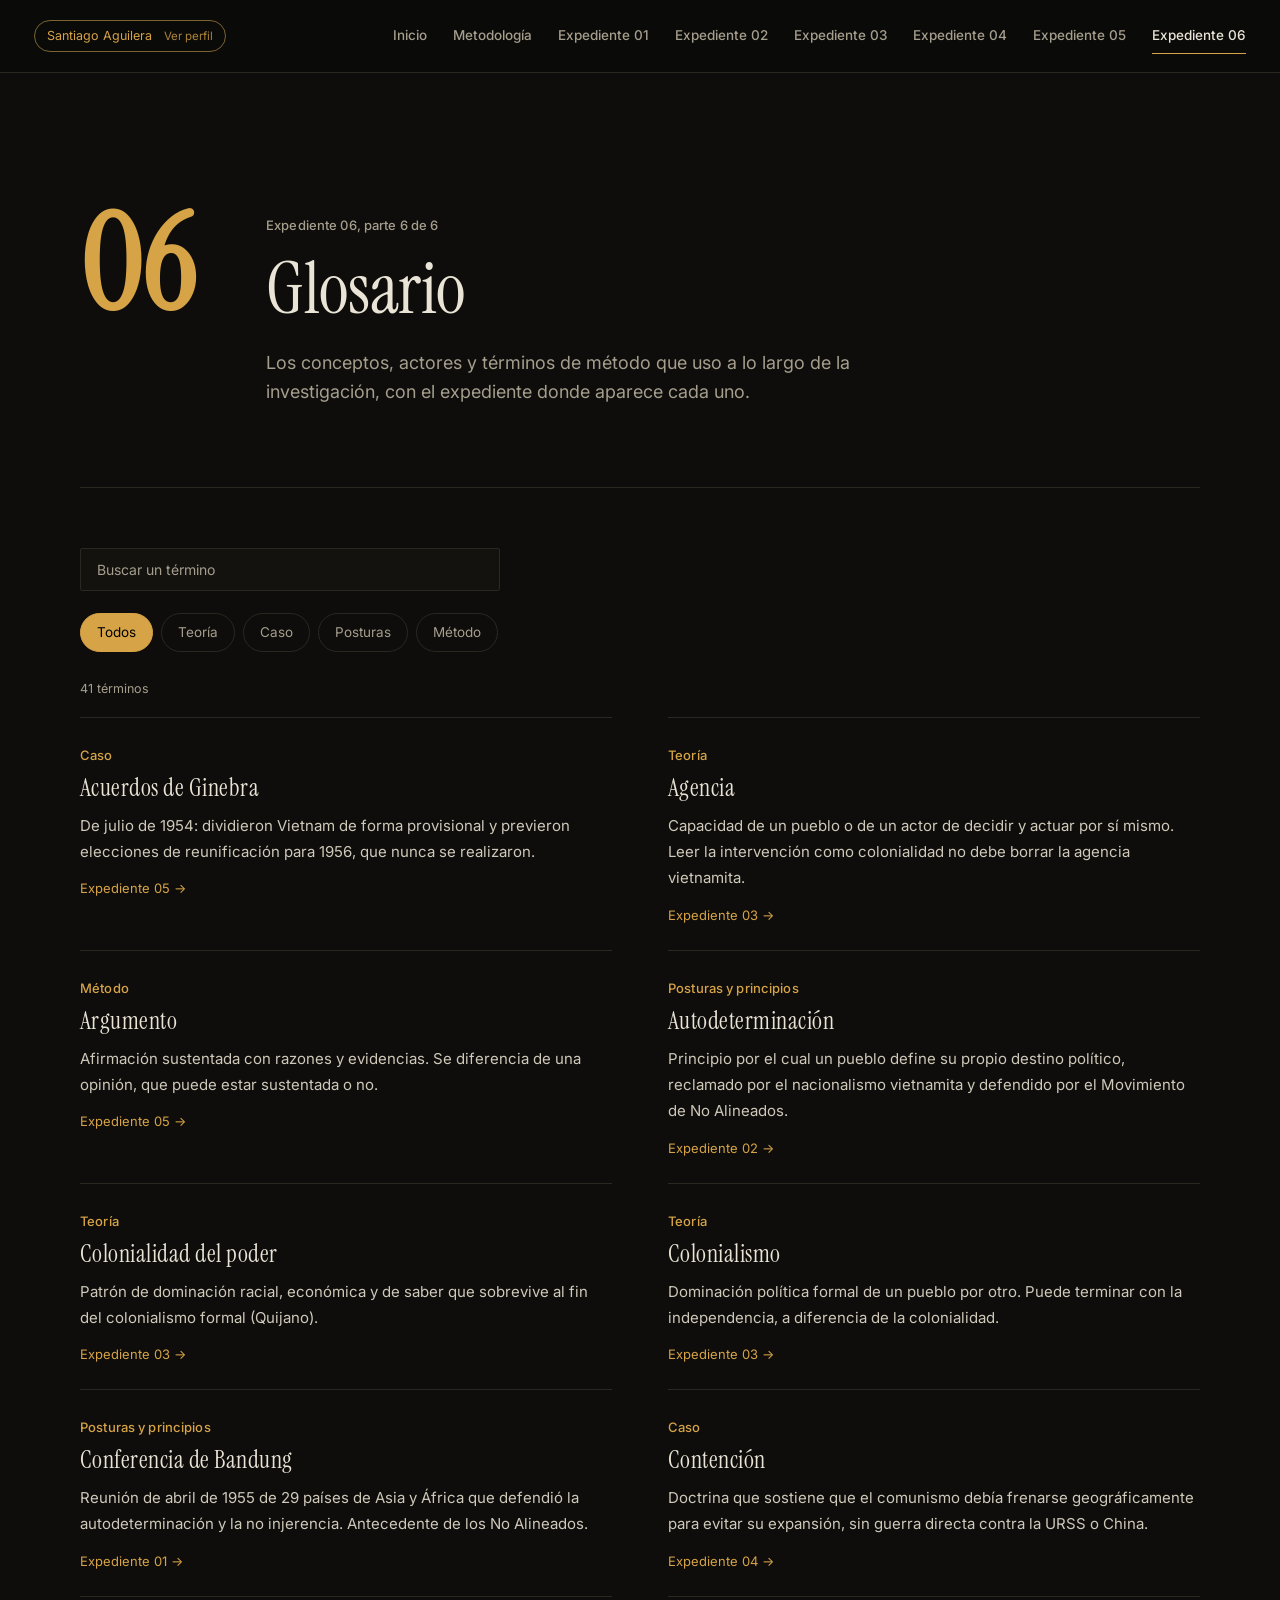
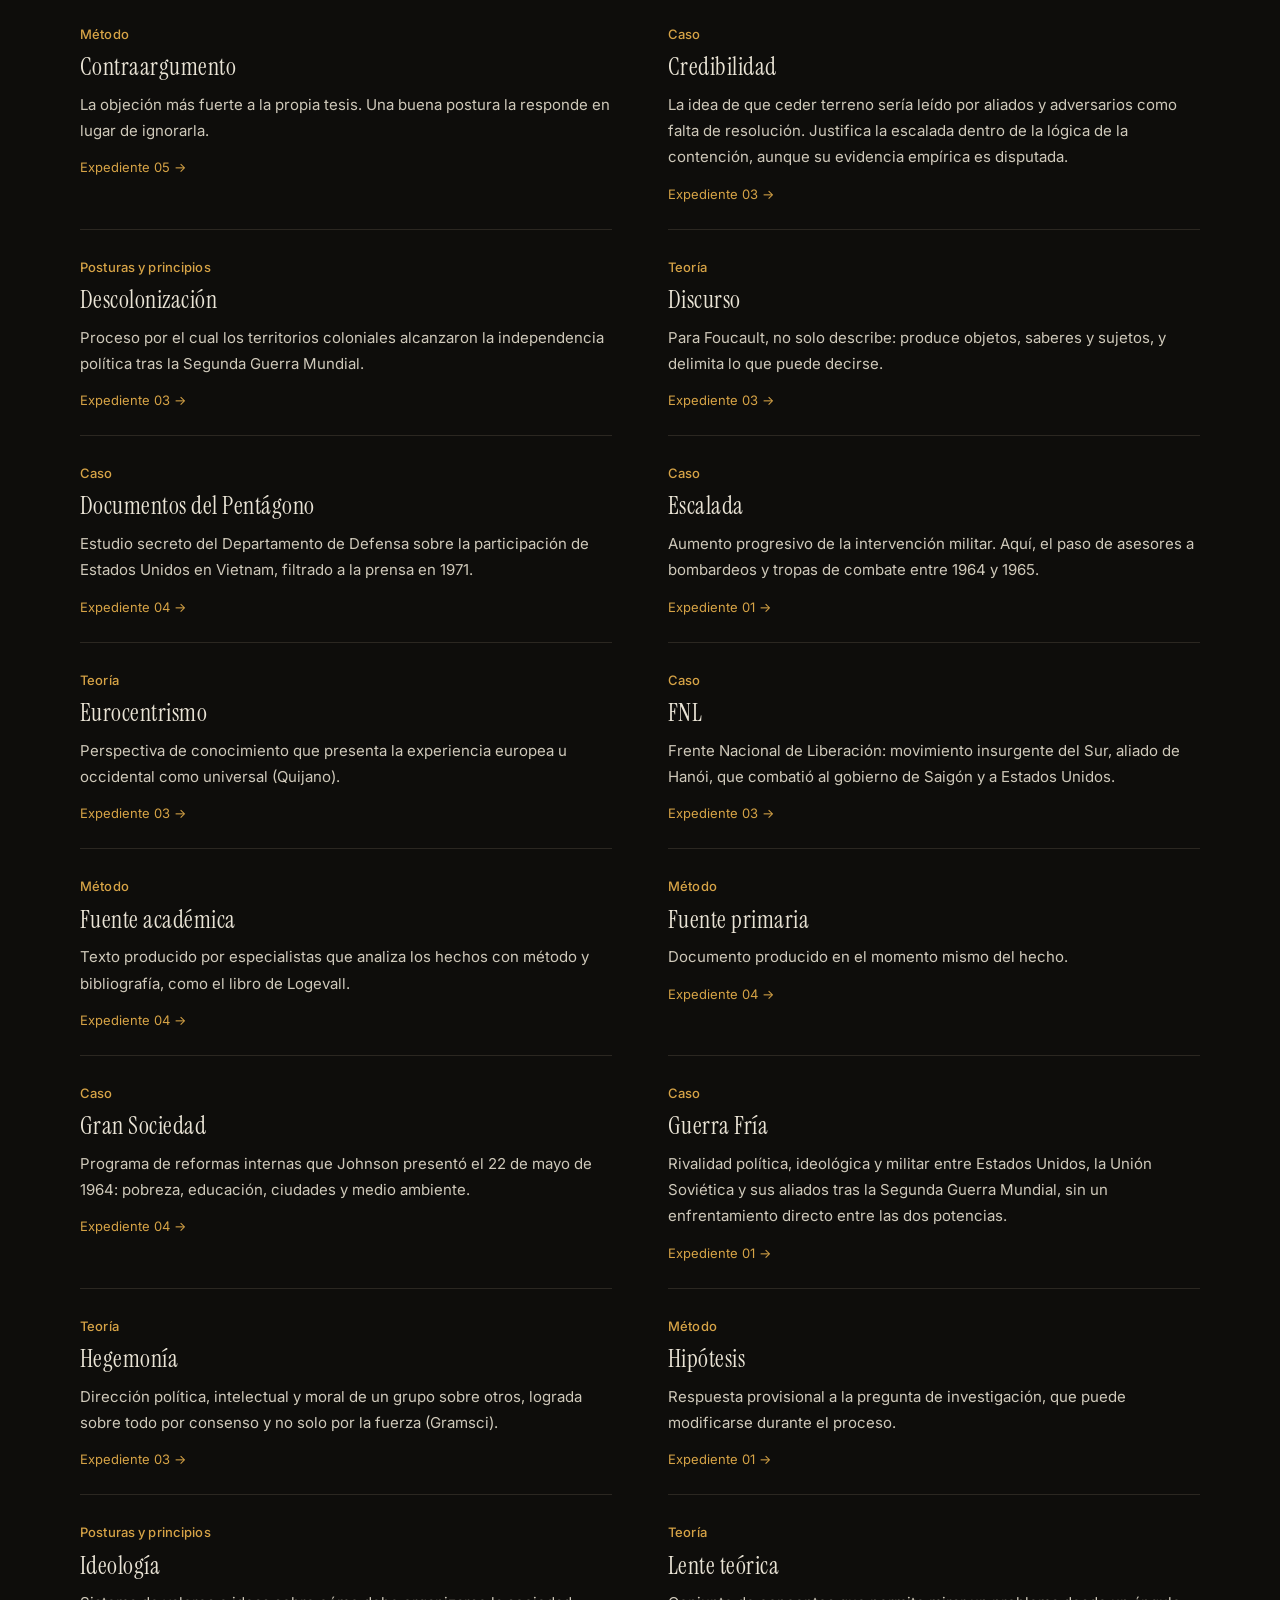
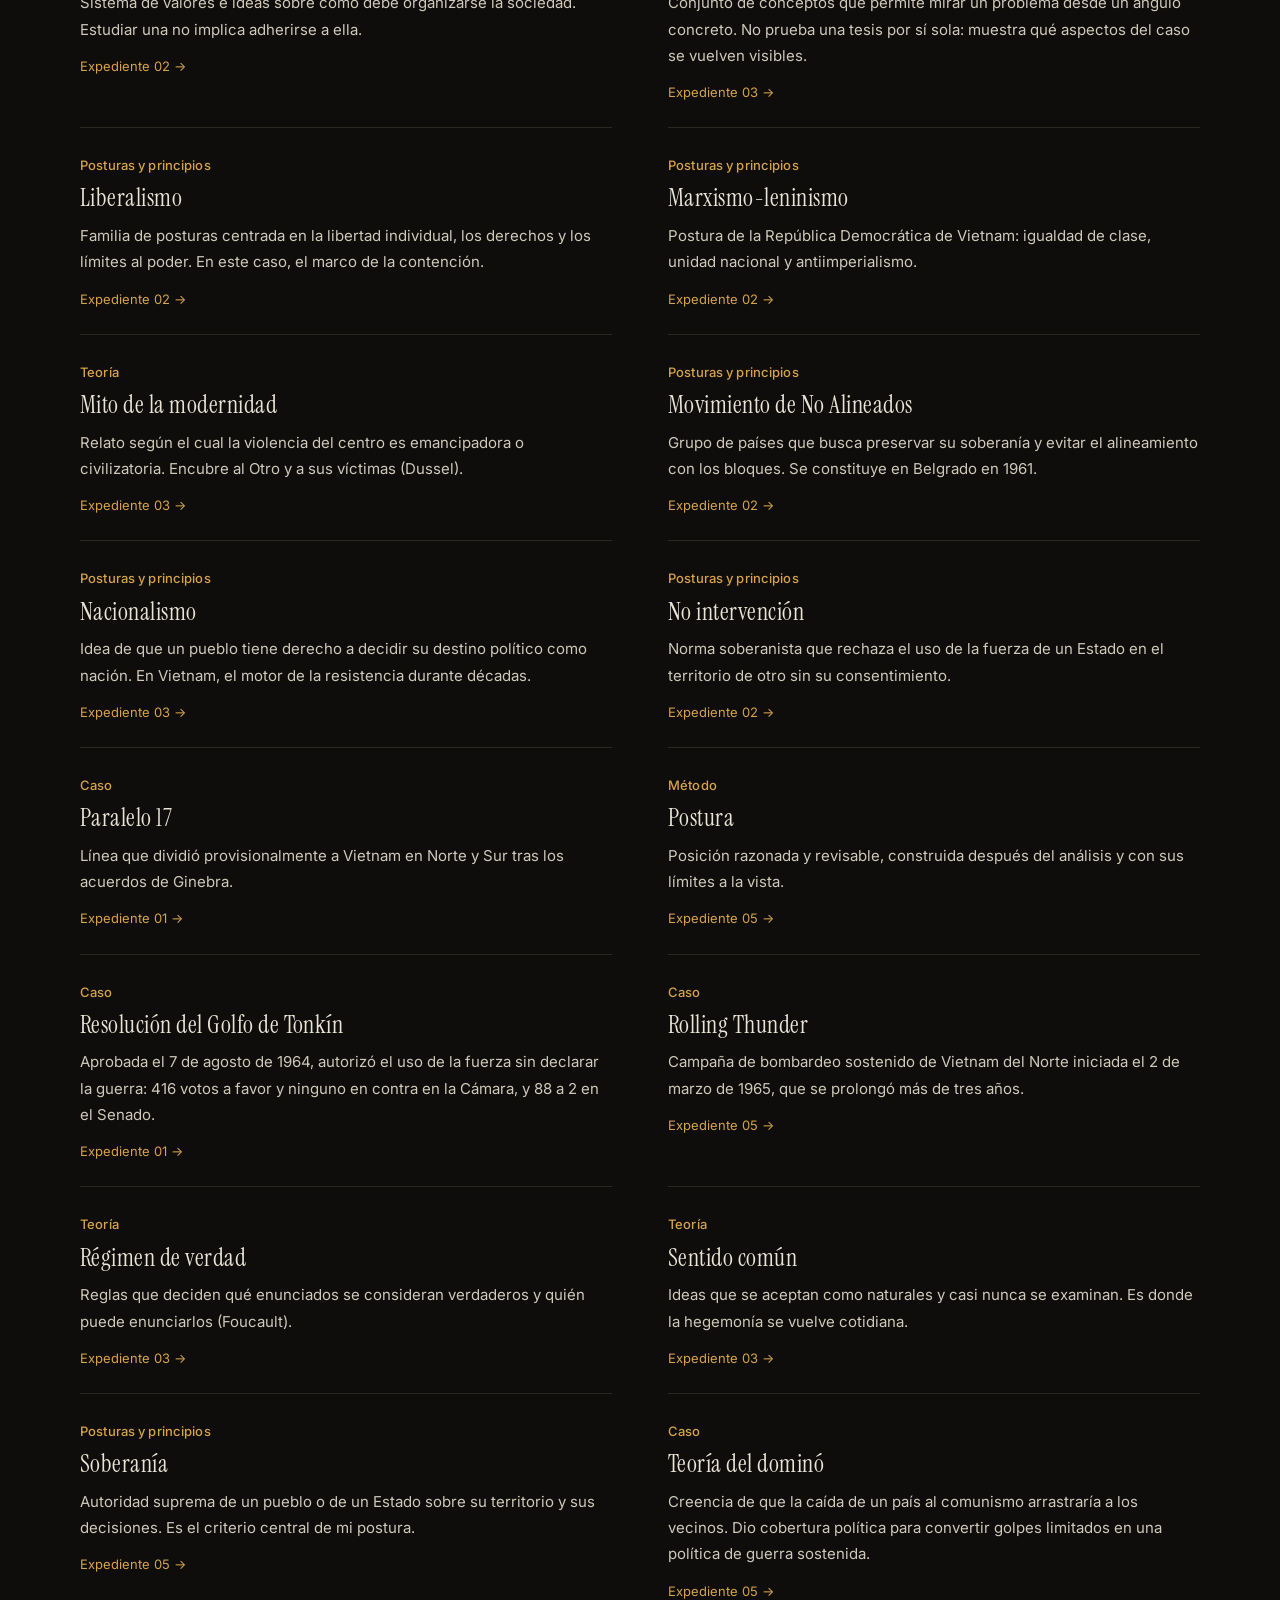
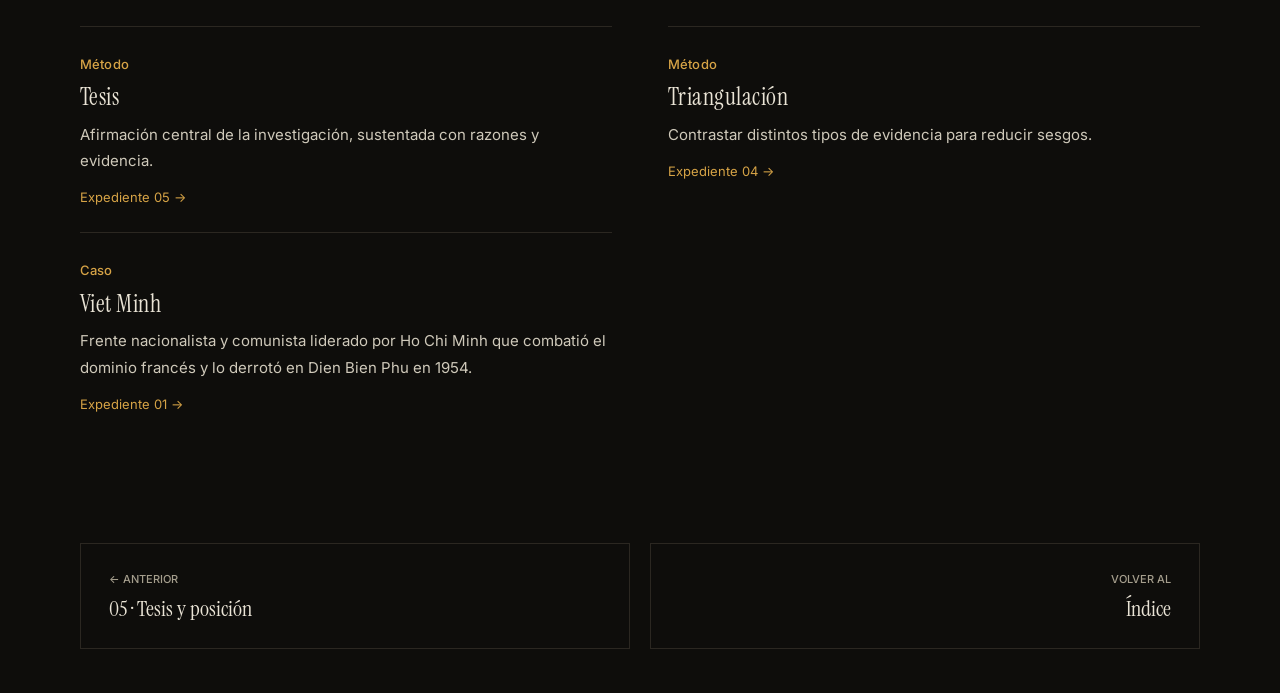
<file: expediente-06.html>
<!DOCTYPE html>
<html lang="es">
<head>
<meta charset="UTF-8">
<meta name="viewport" content="width=device-width, initial-scale=1.0">
<title>06 · Glosario</title>
<link rel="preconnect" href="https://fonts.googleapis.com">
<link rel="preconnect" href="https://fonts.gstatic.com" crossorigin>
<link href="https://fonts.googleapis.com/css2?family=Instrument+Serif:ital@0;1&family=Inter:wght@400;500;600&display=swap" rel="stylesheet">
<link rel="stylesheet" href="css/style.css">
</head>
<body>

<header class="topbar">
  <div class="brandwrap">
    <a class="badge" href="perfil.html" title="Ver mi perfil">Santiago Aguilera <small>Ver perfil</small></a>
  </div>
  <nav class="topnav" id="topnav">
    <a href="index.html">Inicio</a>
    <a href="metodologia.html">Metodología</a>
    <a href="expediente-01.html">Expediente 01</a>
    <a href="expediente-02.html">Expediente 02</a>
    <a href="expediente-03.html">Expediente 03</a>
    <a href="expediente-04.html">Expediente 04</a>
    <a href="expediente-05.html">Expediente 05</a>
    <a href="expediente-06.html" class="active">Expediente 06</a>
  </nav>
</header>

<main>
<section class="page" id="page-exp-06">
  <div class="exp-head wrap-wide">
    <div class="bignum">06</div>
    <div>
      <div class="exp-crumb">Expediente 06, parte 6 de 6</div>
      <h1>Glosario</h1>
      <p class="exp-lead">Los conceptos, actores y términos de método que uso a lo largo de la investigación, con el expediente donde aparece cada uno.</p>
    </div>
  </div>

  <div class="glossary-preview wrap-wide">
    <label class="gsearch">
      <span class="sr-only">Buscar un término</span>
      <input type="search" id="gq" placeholder="Buscar un término" autocomplete="off">
    </label>
    <div class="gfilters" role="group" aria-label="Filtrar por tema">
      <button type="button" data-f="todos" aria-pressed="true">Todos</button><button type="button" data-f="teoria" aria-pressed="false">Teoría</button><button type="button" data-f="caso" aria-pressed="false">Caso</button><button type="button" data-f="posturas" aria-pressed="false">Posturas</button><button type="button" data-f="metodo" aria-pressed="false">Método</button>
    </div>
    <p class="gcount" id="gcount" aria-live="polite"></p>
    <div class="gterm-grid" id="gterm-grid">
      <div class="gterm" data-cat="caso"><div class="gtag">Caso</div><h4>Acuerdos de Ginebra</h4><p>De julio de 1954: dividieron Vietnam de forma provisional y previeron elecciones de reunificación para 1956, que nunca se realizaron.</p><a class="gref" href="expediente-05.html#soberania">Expediente 05 →</a></div>
      <div class="gterm" data-cat="teoria"><div class="gtag">Teoría</div><h4>Agencia</h4><p>Capacidad de un pueblo o de un actor de decidir y actuar por sí mismo. Leer la intervención como colonialidad no debe borrar la agencia vietnamita.</p><a class="gref" href="expediente-03.html#limites">Expediente 03 →</a></div>
      <div class="gterm" data-cat="metodo"><div class="gtag">Método</div><h4>Argumento</h4><p>Afirmación sustentada con razones y evidencias. Se diferencia de una opinión, que puede estar sustentada o no.</p><a class="gref" href="expediente-05.html">Expediente 05 →</a></div>
      <div class="gterm" data-cat="posturas"><div class="gtag">Posturas y principios</div><h4>Autodeterminación</h4><p>Principio por el cual un pueblo define su propio destino político, reclamado por el nacionalismo vietnamita y defendido por el Movimiento de No Alineados.</p><a class="gref" href="expediente-02.html">Expediente 02 →</a></div>
      <div class="gterm" data-cat="teoria"><div class="gtag">Teoría</div><h4>Colonialidad del poder</h4><p>Patrón de dominación racial, económica y de saber que sobrevive al fin del colonialismo formal (Quijano).</p><a class="gref" href="expediente-03.html#teorias">Expediente 03 →</a></div>
      <div class="gterm" data-cat="teoria"><div class="gtag">Teoría</div><h4>Colonialismo</h4><p>Dominación política formal de un pueblo por otro. Puede terminar con la independencia, a diferencia de la colonialidad.</p><a class="gref" href="expediente-03.html#lecturas">Expediente 03 →</a></div>
      <div class="gterm" data-cat="posturas"><div class="gtag">Posturas y principios</div><h4>Conferencia de Bandung</h4><p>Reunión de abril de 1955 de 29 países de Asia y África que defendió la autodeterminación y la no injerencia. Antecedente de los No Alineados.</p><a class="gref" href="expediente-01.html">Expediente 01 →</a></div>
      <div class="gterm" data-cat="caso"><div class="gtag">Caso</div><h4>Contención</h4><p>Doctrina que sostiene que el comunismo debía frenarse geográficamente para evitar su expansión, sin guerra directa contra la URSS o China.</p><a class="gref" href="expediente-04.html#kennan">Expediente 04 →</a></div>
      <div class="gterm" data-cat="metodo"><div class="gtag">Método</div><h4>Contraargumento</h4><p>La objeción más fuerte a la propia tesis. Una buena postura la responde en lugar de ignorarla.</p><a class="gref" href="expediente-05.html#objecion">Expediente 05 →</a></div>
      <div class="gterm" data-cat="caso"><div class="gtag">Caso</div><h4>Credibilidad</h4><p>La idea de que ceder terreno sería leído por aliados y adversarios como falta de resolución. Justifica la escalada dentro de la lógica de la contención, aunque su evidencia empírica es disputada.</p><a class="gref" href="expediente-03.html#caso">Expediente 03 →</a></div>
      <div class="gterm" data-cat="posturas"><div class="gtag">Posturas y principios</div><h4>Descolonización</h4><p>Proceso por el cual los territorios coloniales alcanzaron la independencia política tras la Segunda Guerra Mundial.</p><a class="gref" href="expediente-03.html#teorias">Expediente 03 →</a></div>
      <div class="gterm" data-cat="teoria"><div class="gtag">Teoría</div><h4>Discurso</h4><p>Para Foucault, no solo describe: produce objetos, saberes y sujetos, y delimita lo que puede decirse.</p><a class="gref" href="expediente-03.html#teorias">Expediente 03 →</a></div>
      <div class="gterm" data-cat="caso"><div class="gtag">Caso</div><h4>Documentos del Pentágono</h4><p>Estudio secreto del Departamento de Defensa sobre la participación de Estados Unidos en Vietnam, filtrado a la prensa en 1971.</p><a class="gref" href="expediente-04.html">Expediente 04 →</a></div>
      <div class="gterm" data-cat="caso"><div class="gtag">Caso</div><h4>Escalada</h4><p>Aumento progresivo de la intervención militar. Aquí, el paso de asesores a bombardeos y tropas de combate entre 1964 y 1965.</p><a class="gref" href="expediente-01.html">Expediente 01 →</a></div>
      <div class="gterm" data-cat="teoria"><div class="gtag">Teoría</div><h4>Eurocentrismo</h4><p>Perspectiva de conocimiento que presenta la experiencia europea u occidental como universal (Quijano).</p><a class="gref" href="expediente-03.html#lecturas">Expediente 03 →</a></div>
      <div class="gterm" data-cat="caso"><div class="gtag">Caso</div><h4>FNL</h4><p>Frente Nacional de Liberación: movimiento insurgente del Sur, aliado de Hanói, que combatió al gobierno de Saigón y a Estados Unidos.</p><a class="gref" href="expediente-03.html#lecturas">Expediente 03 →</a></div>
      <div class="gterm" data-cat="metodo"><div class="gtag">Método</div><h4>Fuente académica</h4><p>Texto producido por especialistas que analiza los hechos con método y bibliografía, como el libro de Logevall.</p><a class="gref" href="expediente-04.html#logevall">Expediente 04 →</a></div>
      <div class="gterm" data-cat="metodo"><div class="gtag">Método</div><h4>Fuente primaria</h4><p>Documento producido en el momento mismo del hecho.</p><a class="gref" href="expediente-04.html">Expediente 04 →</a></div>
      <div class="gterm" data-cat="caso"><div class="gtag">Caso</div><h4>Gran Sociedad</h4><p>Programa de reformas internas que Johnson presentó el 22 de mayo de 1964: pobreza, educación, ciudades y medio ambiente.</p><a class="gref" href="expediente-04.html#johnson">Expediente 04 →</a></div>
      <div class="gterm" data-cat="caso"><div class="gtag">Caso</div><h4>Guerra Fría</h4><p>Rivalidad política, ideológica y militar entre Estados Unidos, la Unión Soviética y sus aliados tras la Segunda Guerra Mundial, sin un enfrentamiento directo entre las dos potencias.</p><a class="gref" href="expediente-01.html">Expediente 01 →</a></div>
      <div class="gterm" data-cat="teoria"><div class="gtag">Teoría</div><h4>Hegemonía</h4><p>Dirección política, intelectual y moral de un grupo sobre otros, lograda sobre todo por consenso y no solo por la fuerza (Gramsci).</p><a class="gref" href="expediente-03.html#teorias">Expediente 03 →</a></div>
      <div class="gterm" data-cat="metodo"><div class="gtag">Método</div><h4>Hipótesis</h4><p>Respuesta provisional a la pregunta de investigación, que puede modificarse durante el proceso.</p><a class="gref" href="expediente-01.html">Expediente 01 →</a></div>
      <div class="gterm" data-cat="posturas"><div class="gtag">Posturas y principios</div><h4>Ideología</h4><p>Sistema de valores e ideas sobre cómo debe organizarse la sociedad. Estudiar una no implica adherirse a ella.</p><a class="gref" href="expediente-02.html">Expediente 02 →</a></div>
      <div class="gterm" data-cat="teoria"><div class="gtag">Teoría</div><h4>Lente teórica</h4><p>Conjunto de conceptos que permite mirar un problema desde un ángulo concreto. No prueba una tesis por sí sola: muestra qué aspectos del caso se vuelven visibles.</p><a class="gref" href="expediente-03.html#teorias">Expediente 03 →</a></div>
      <div class="gterm" data-cat="posturas"><div class="gtag">Posturas y principios</div><h4>Liberalismo</h4><p>Familia de posturas centrada en la libertad individual, los derechos y los límites al poder. En este caso, el marco de la contención.</p><a class="gref" href="expediente-02.html">Expediente 02 →</a></div>
      <div class="gterm" data-cat="posturas"><div class="gtag">Posturas y principios</div><h4>Marxismo-leninismo</h4><p>Postura de la República Democrática de Vietnam: igualdad de clase, unidad nacional y antiimperialismo.</p><a class="gref" href="expediente-02.html">Expediente 02 →</a></div>
      <div class="gterm" data-cat="teoria"><div class="gtag">Teoría</div><h4>Mito de la modernidad</h4><p>Relato según el cual la violencia del centro es emancipadora o civilizatoria. Encubre al Otro y a sus víctimas (Dussel).</p><a class="gref" href="expediente-03.html#lecturas">Expediente 03 →</a></div>
      <div class="gterm" data-cat="posturas"><div class="gtag">Posturas y principios</div><h4>Movimiento de No Alineados</h4><p>Grupo de países que busca preservar su soberanía y evitar el alineamiento con los bloques. Se constituye en Belgrado en 1961.</p><a class="gref" href="expediente-02.html">Expediente 02 →</a></div>
      <div class="gterm" data-cat="posturas"><div class="gtag">Posturas y principios</div><h4>Nacionalismo</h4><p>Idea de que un pueblo tiene derecho a decidir su destino político como nación. En Vietnam, el motor de la resistencia durante décadas.</p><a class="gref" href="expediente-03.html#teorias">Expediente 03 →</a></div>
      <div class="gterm" data-cat="posturas"><div class="gtag">Posturas y principios</div><h4>No intervención</h4><p>Norma soberanista que rechaza el uso de la fuerza de un Estado en el territorio de otro sin su consentimiento.</p><a class="gref" href="expediente-02.html">Expediente 02 →</a></div>
      <div class="gterm" data-cat="caso"><div class="gtag">Caso</div><h4>Paralelo 17</h4><p>Línea que dividió provisionalmente a Vietnam en Norte y Sur tras los acuerdos de Ginebra.</p><a class="gref" href="expediente-01.html">Expediente 01 →</a></div>
      <div class="gterm" data-cat="metodo"><div class="gtag">Método</div><h4>Postura</h4><p>Posición razonada y revisable, construida después del análisis y con sus límites a la vista.</p><a class="gref" href="expediente-05.html#limites">Expediente 05 →</a></div>
      <div class="gterm" data-cat="caso"><div class="gtag">Caso</div><h4>Resolución del Golfo de Tonkín</h4><p>Aprobada el 7 de agosto de 1964, autorizó el uso de la fuerza sin declarar la guerra: 416 votos a favor y ninguno en contra en la Cámara, y 88 a 2 en el Senado.</p><a class="gref" href="expediente-01.html">Expediente 01 →</a></div>
      <div class="gterm" data-cat="caso"><div class="gtag">Caso</div><h4>Rolling Thunder</h4><p>Campaña de bombardeo sostenido de Vietnam del Norte iniciada el 2 de marzo de 1965, que se prolongó más de tres años.</p><a class="gref" href="expediente-05.html#decision">Expediente 05 →</a></div>
      <div class="gterm" data-cat="teoria"><div class="gtag">Teoría</div><h4>Régimen de verdad</h4><p>Reglas que deciden qué enunciados se consideran verdaderos y quién puede enunciarlos (Foucault).</p><a class="gref" href="expediente-03.html#lecturas">Expediente 03 →</a></div>
      <div class="gterm" data-cat="teoria"><div class="gtag">Teoría</div><h4>Sentido común</h4><p>Ideas que se aceptan como naturales y casi nunca se examinan. Es donde la hegemonía se vuelve cotidiana.</p><a class="gref" href="expediente-03.html#teorias">Expediente 03 →</a></div>
      <div class="gterm" data-cat="posturas"><div class="gtag">Posturas y principios</div><h4>Soberanía</h4><p>Autoridad suprema de un pueblo o de un Estado sobre su territorio y sus decisiones. Es el criterio central de mi postura.</p><a class="gref" href="expediente-05.html#soberania">Expediente 05 →</a></div>
      <div class="gterm" data-cat="caso"><div class="gtag">Caso</div><h4>Teoría del dominó</h4><p>Creencia de que la caída de un país al comunismo arrastraría a los vecinos. Dio cobertura política para convertir golpes limitados en una política de guerra sostenida.</p><a class="gref" href="expediente-05.html#dominio">Expediente 05 →</a></div>
      <div class="gterm" data-cat="metodo"><div class="gtag">Método</div><h4>Tesis</h4><p>Afirmación central de la investigación, sustentada con razones y evidencia.</p><a class="gref" href="expediente-05.html">Expediente 05 →</a></div>
      <div class="gterm" data-cat="metodo"><div class="gtag">Método</div><h4>Triangulación</h4><p>Contrastar distintos tipos de evidencia para reducir sesgos.</p><a class="gref" href="expediente-04.html">Expediente 04 →</a></div>
      <div class="gterm" data-cat="caso"><div class="gtag">Caso</div><h4>Viet Minh</h4><p>Frente nacionalista y comunista liderado por Ho Chi Minh que combatió el dominio francés y lo derrotó en Dien Bien Phu en 1954.</p><a class="gref" href="expediente-01.html">Expediente 01 →</a></div>
      </div>
    <p class="gempty" id="gempty" hidden>Ningún término coincide con la búsqueda.</p>
  </div>

  <div class="exp-pager wrap-wide">
    <a class="pager-link" onclick="location.href='expediente-05.html'" style="cursor:pointer;"><div class="plabel">← ANTERIOR</div><div class="ptitle">05 · Tesis y posición</div></a>
    <a class="pager-link next" onclick="location.href='index.html'" style="cursor:pointer;"><div class="plabel">VOLVER AL</div><div class="ptitle">Índice</div></a>
  </div>
</section>
</main>

<script src="js/main.js"></script>
<script>
(function(){
  var norm=function(s){return s.toLowerCase().normalize('NFD').replace(/[\u0300-\u036f]/g,'');};
  var q=document.getElementById('gq'),cards=[].slice.call(document.querySelectorAll('#gterm-grid .gterm')),
      btns=[].slice.call(document.querySelectorAll('.gfilters button')),cnt=document.getElementById('gcount'),emp=document.getElementById('gempty'),cat='todos';
  function run(){
    var s=norm(q.value.trim()),n=0;
    cards.forEach(function(c){
      var ok=(cat==='todos'||c.dataset.cat===cat)&&(!s||norm(c.textContent).indexOf(s)>-1);
      c.hidden=!ok; if(ok)n++;
    });
    cnt.textContent=n+(n===1?' término':' términos');
    emp.hidden=n>0;
  }
  btns.forEach(function(b){b.addEventListener('click',function(){cat=b.dataset.f;btns.forEach(function(x){x.setAttribute('aria-pressed',x===b?'true':'false');});run();});});
  q.addEventListener('input',run);run();
})();
</script>
</body>
</html>
</file>
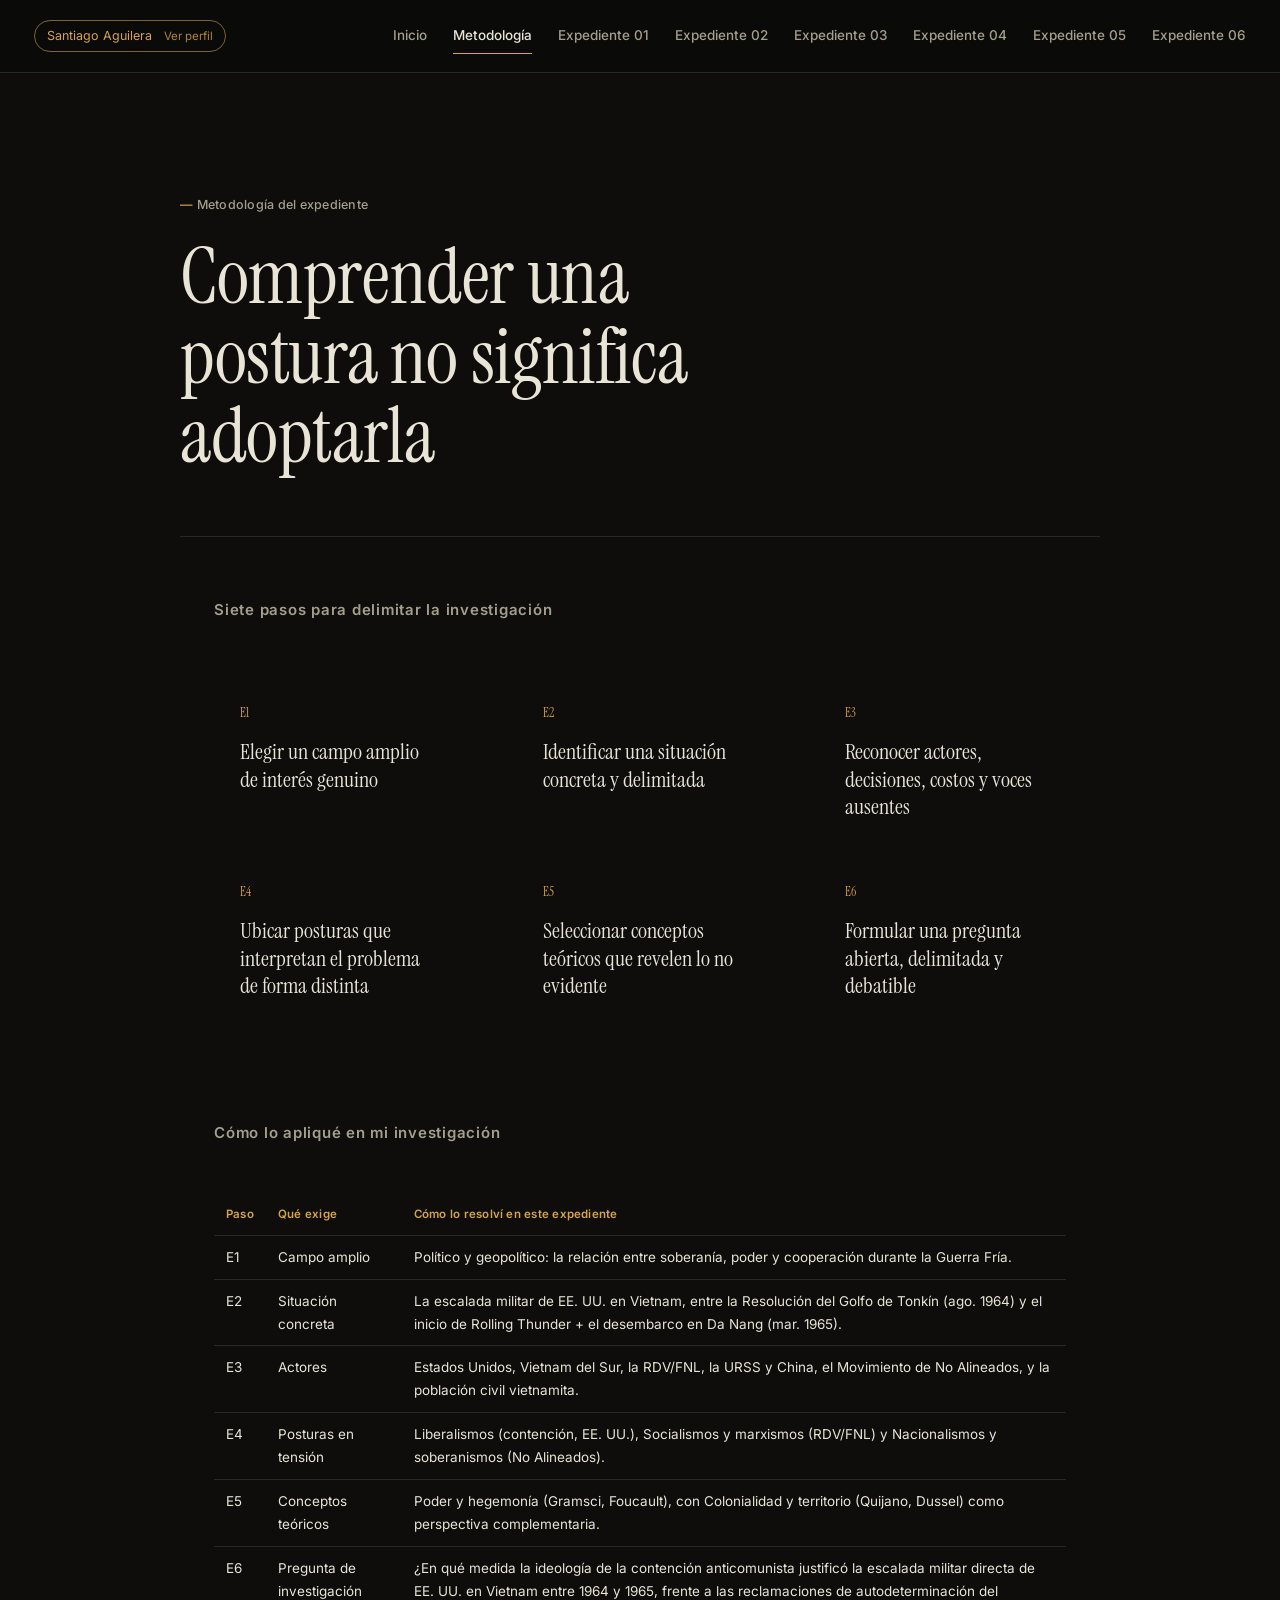
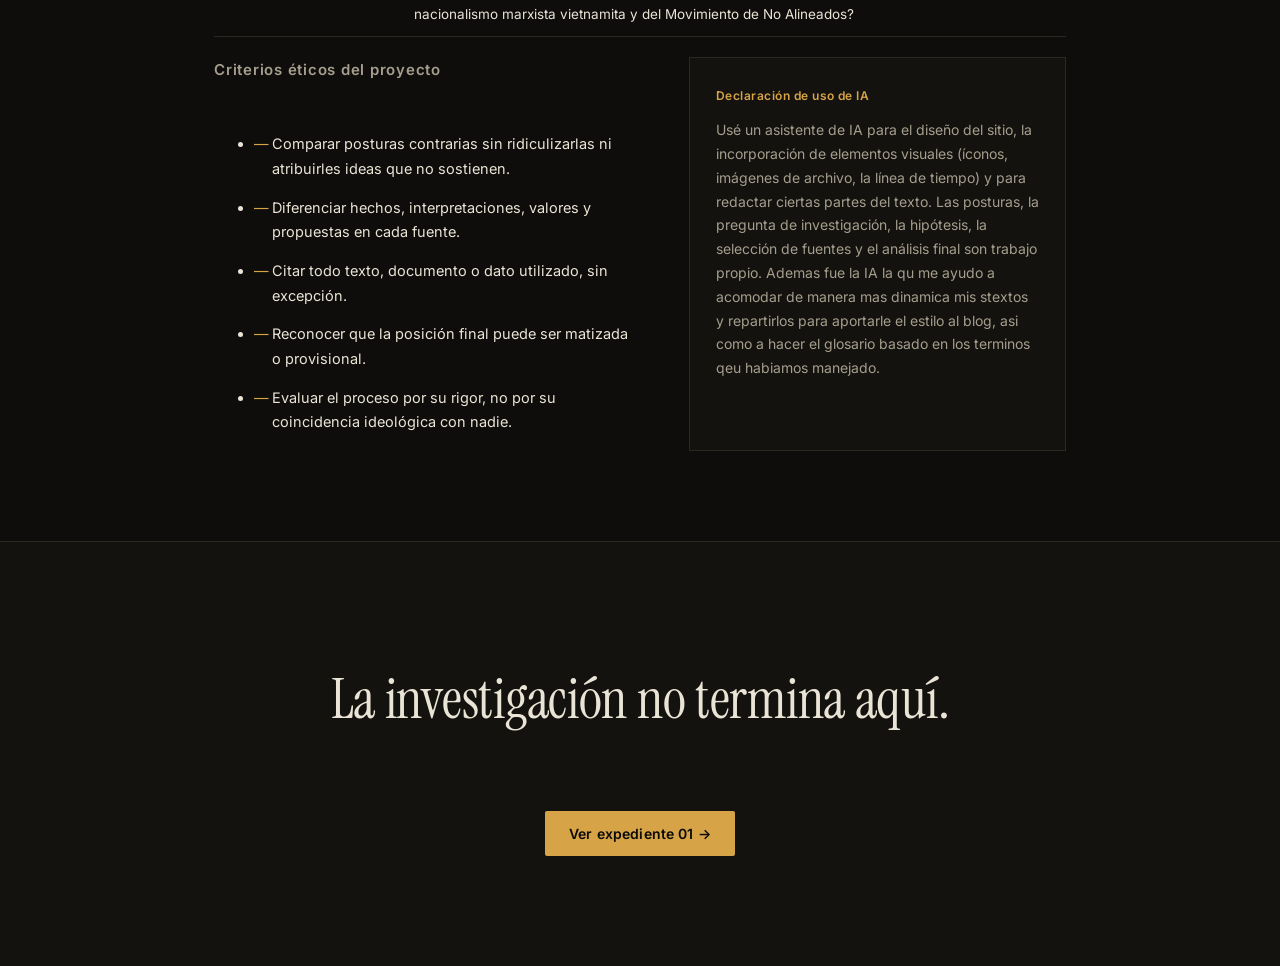
<file: metodologia.html>
<!DOCTYPE html>
<html lang="es">
<head>
<meta charset="UTF-8">
<meta name="viewport" content="width=device-width, initial-scale=1.0">
<title>Metodología — Vietnam 1964–65</title>
<link rel="preconnect" href="https://fonts.googleapis.com">
<link rel="preconnect" href="https://fonts.gstatic.com" crossorigin>
<link href="https://fonts.googleapis.com/css2?family=Instrument+Serif:ital@0;1&family=Inter:wght@400;500;600&display=swap" rel="stylesheet">
<link rel="stylesheet" href="css/style.css">
</head>
<body>

<header class="topbar">
  <div class="brandwrap">
    <a class="badge" href="perfil.html" title="Ver mi perfil">Santiago Aguilera <small>Ver perfil</small></a>
  </div>
  <nav class="topnav" id="topnav">
    <a href="index.html">Inicio</a>
    <a href="metodologia.html" class="active">Metodología</a>
    <a href="expediente-01.html">Expediente 01</a>
    <a href="expediente-02.html">Expediente 02</a>
    <a href="expediente-03.html">Expediente 03</a>
    <a href="expediente-04.html">Expediente 04</a>
    <a href="expediente-05.html">Expediente 05</a>
    <a href="expediente-06.html">Expediente 06</a>
  </nav>
</header>

<main>
<section class="page" id="page-metodologia">
<div class="page-head wrap">
    <div class="eyebrow">Metodología del expediente</div>
    <h1>Comprender una postura no significa adoptarla</h1>
  </div>

  <div class="wrap">
    <div class="index-head" style="margin-top:60px;"><h2>Siete pasos para delimitar la investigación</h2></div>
    <div class="steps-grid">
      <div class="step-box"><div class="step-num">E1</div><div class="step-title">Elegir un campo amplio de interés genuino</div></div>
      <div class="step-box"><div class="step-num">E2</div><div class="step-title">Identificar una situación concreta y delimitada</div></div>
      <div class="step-box"><div class="step-num">E3</div><div class="step-title">Reconocer actores, decisiones, costos y voces ausentes</div></div>
      <div class="step-box"><div class="step-num">E4</div><div class="step-title">Ubicar posturas que interpretan el problema de forma distinta</div></div>
      <div class="step-box"><div class="step-num">E5</div><div class="step-title">Seleccionar conceptos teóricos que revelen lo no evidente</div></div>
      <div class="step-box"><div class="step-num">E6</div><div class="step-title">Formular una pregunta abierta, delimitada y debatible</div></div>
    </div>

    <div class="index-head" style="margin-top:70px;"><h2>Cómo lo apliqué en mi investigación</h2></div>
    <table class="mini-table" style="margin-bottom:20px;">
      <tr><th>Paso</th><th>Qué exige</th><th>Cómo lo resolví en este expediente</th></tr>
      <tr><td>E1</td><td>Campo amplio</td><td>Político y geopolítico: la relación entre soberanía, poder y cooperación durante la Guerra Fría.</td></tr>
      <tr><td>E2</td><td>Situación concreta</td><td>La escalada militar de EE. UU. en Vietnam, entre la Resolución del Golfo de Tonkín (ago. 1964) y el inicio de Rolling Thunder + el desembarco en Da Nang (mar. 1965).</td></tr>
      <tr><td>E3</td><td>Actores</td><td>Estados Unidos, Vietnam del Sur, la RDV/FNL, la URSS y China, el Movimiento de No Alineados, y la población civil vietnamita.</td></tr>
      <tr><td>E4</td><td>Posturas en tensión</td><td>Liberalismos (contención, EE. UU.), Socialismos y marxismos (RDV/FNL) y Nacionalismos y soberanismos (No Alineados).</td></tr>
      <tr><td>E5</td><td>Conceptos teóricos</td><td>Poder y hegemonía (Gramsci, Foucault), con Colonialidad y territorio (Quijano, Dussel) como perspectiva complementaria.</td></tr>
      <tr><td>E6</td><td>Pregunta de investigación</td><td>¿En qué medida la ideología de la contención anticomunista justificó la escalada militar directa de EE. UU. en Vietnam entre 1964 y 1965, frente a las reclamaciones de autodeterminación del nacionalismo marxista vietnamita y del Movimiento de No Alineados?</td></tr>
    </table>

    <section class="ethics-section">
      <div class="ethics-grid">
        <div>
          <div class="index-head"><h2>Criterios éticos del proyecto</h2></div>
          <ul class="ethics-list">
            <li>Comparar posturas contrarias sin ridiculizarlas ni atribuirles ideas que no sostienen.</li>
            <li>Diferenciar hechos, interpretaciones, valores y propuestas en cada fuente.</li>
            <li>Citar todo texto, documento o dato utilizado, sin excepción.</li>
            <li>Reconocer que la posición final puede ser matizada o provisional.</li>
            <li>Evaluar el proceso por su rigor, no por su coincidencia ideológica con nadie.</li>
          </ul>
        </div>
        <div class="ai-note">
          <h3>Declaración de uso de IA</h3>
          <p>Usé un asistente de IA para el diseño del sitio, la incorporación de elementos visuales (íconos, imágenes de archivo, la línea de tiempo) y para redactar ciertas partes del texto. Las posturas, la pregunta de investigación, la hipótesis, la selección de fuentes y el análisis final son trabajo propio. Ademas fue la IA la qu me ayudo a acomodar de manera mas dinamica mis stextos y repartirlos para aportarle el estilo al blog, asi como a hacer el glosario basado en los terminos qeu habiamos manejado.</p>
        </div>
      </div>
    </section>
  </div>

  <section class="closing">
    <h2>La investigación no termina aquí.</h2>
    <button class="cta" onclick="location.href='expediente-01.html'" style="cursor:pointer;">Ver expediente 01 →</button>
  </section>
</section>
</main>

<script src="js/main.js"></script>
</body>
</html>
</file>
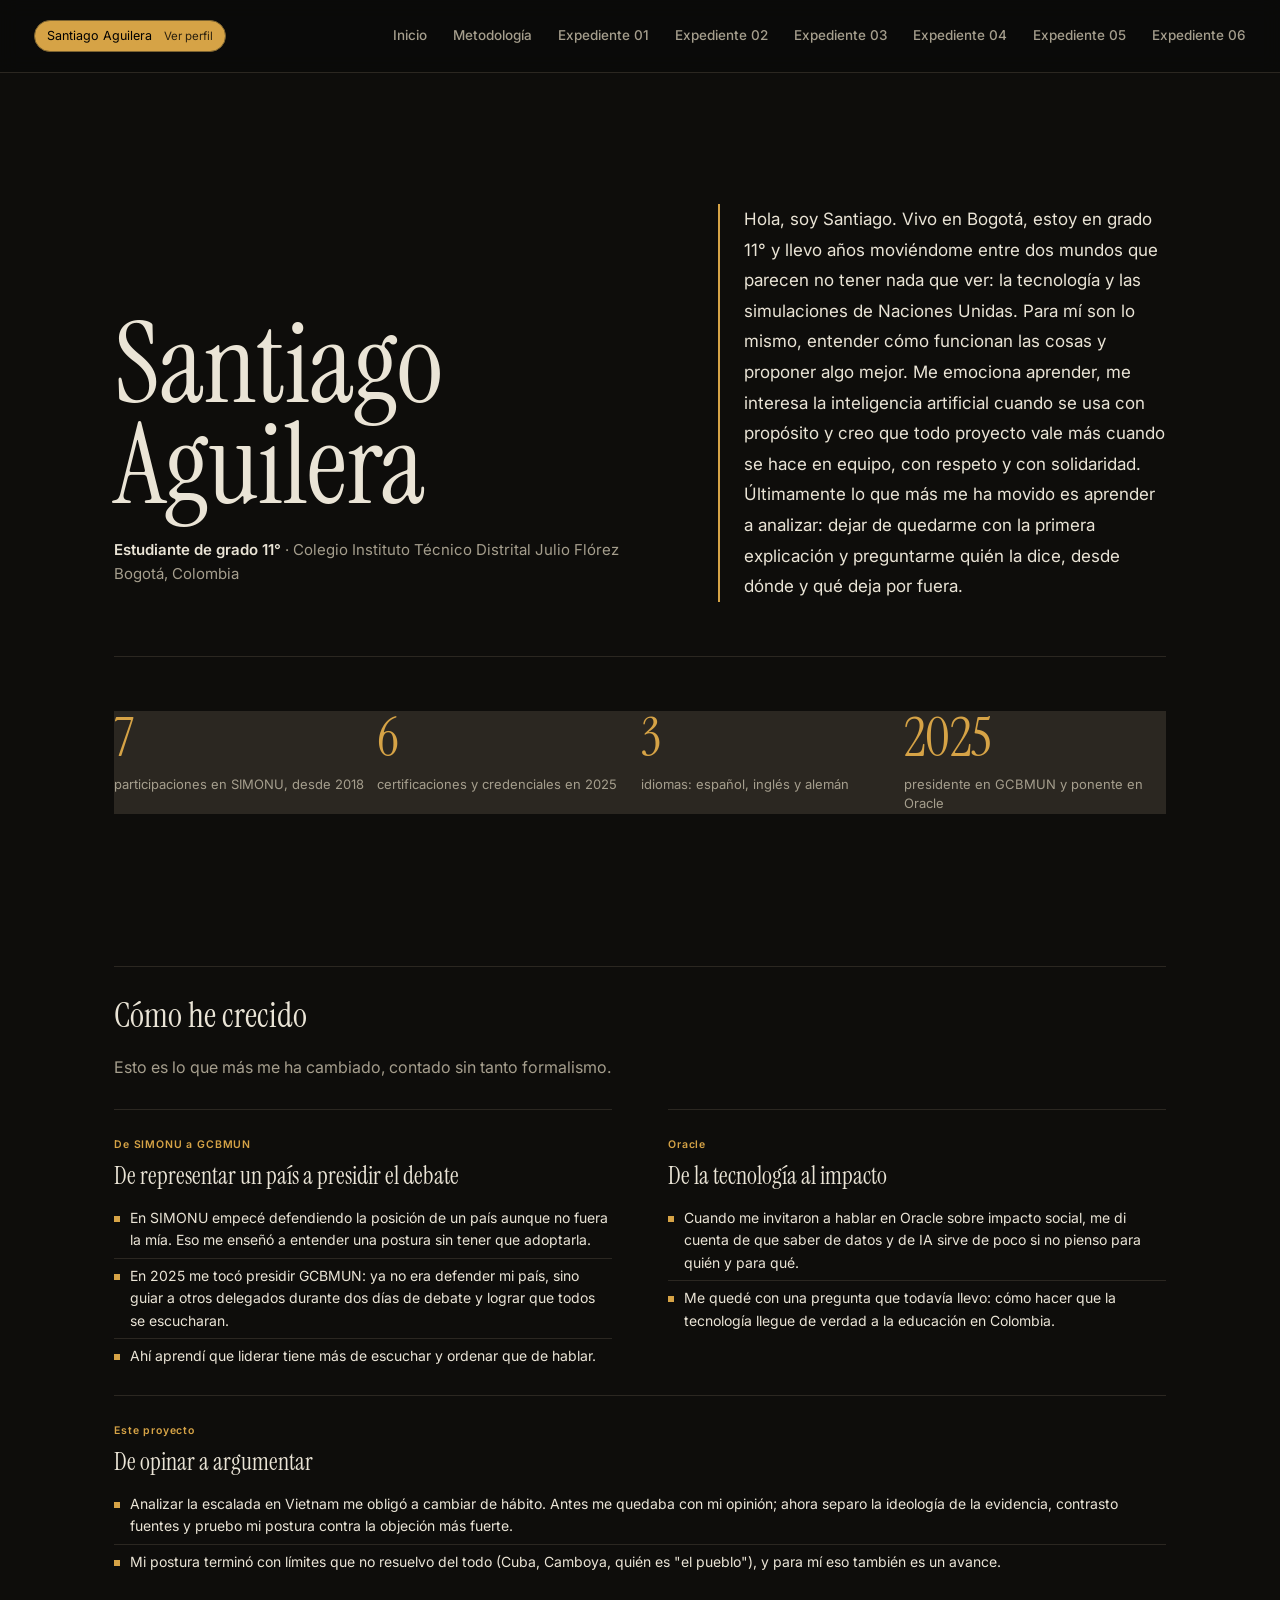
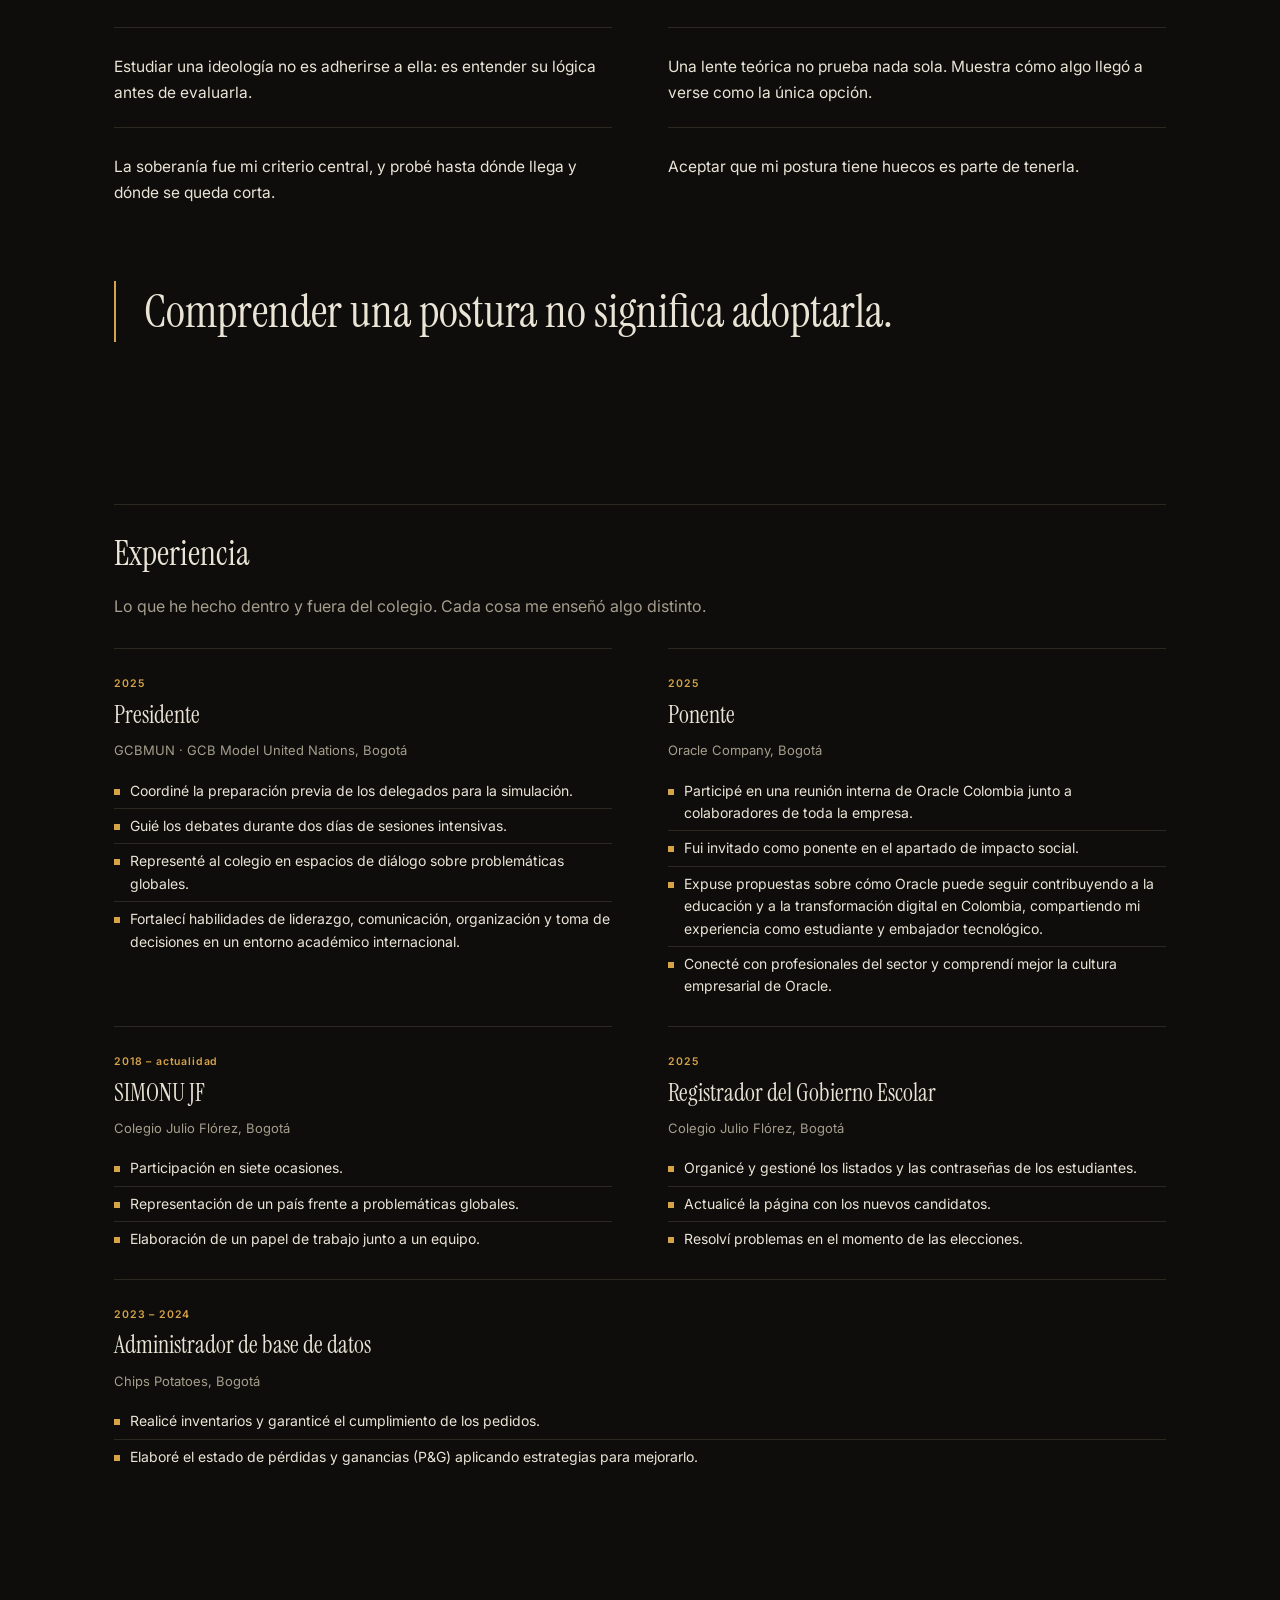
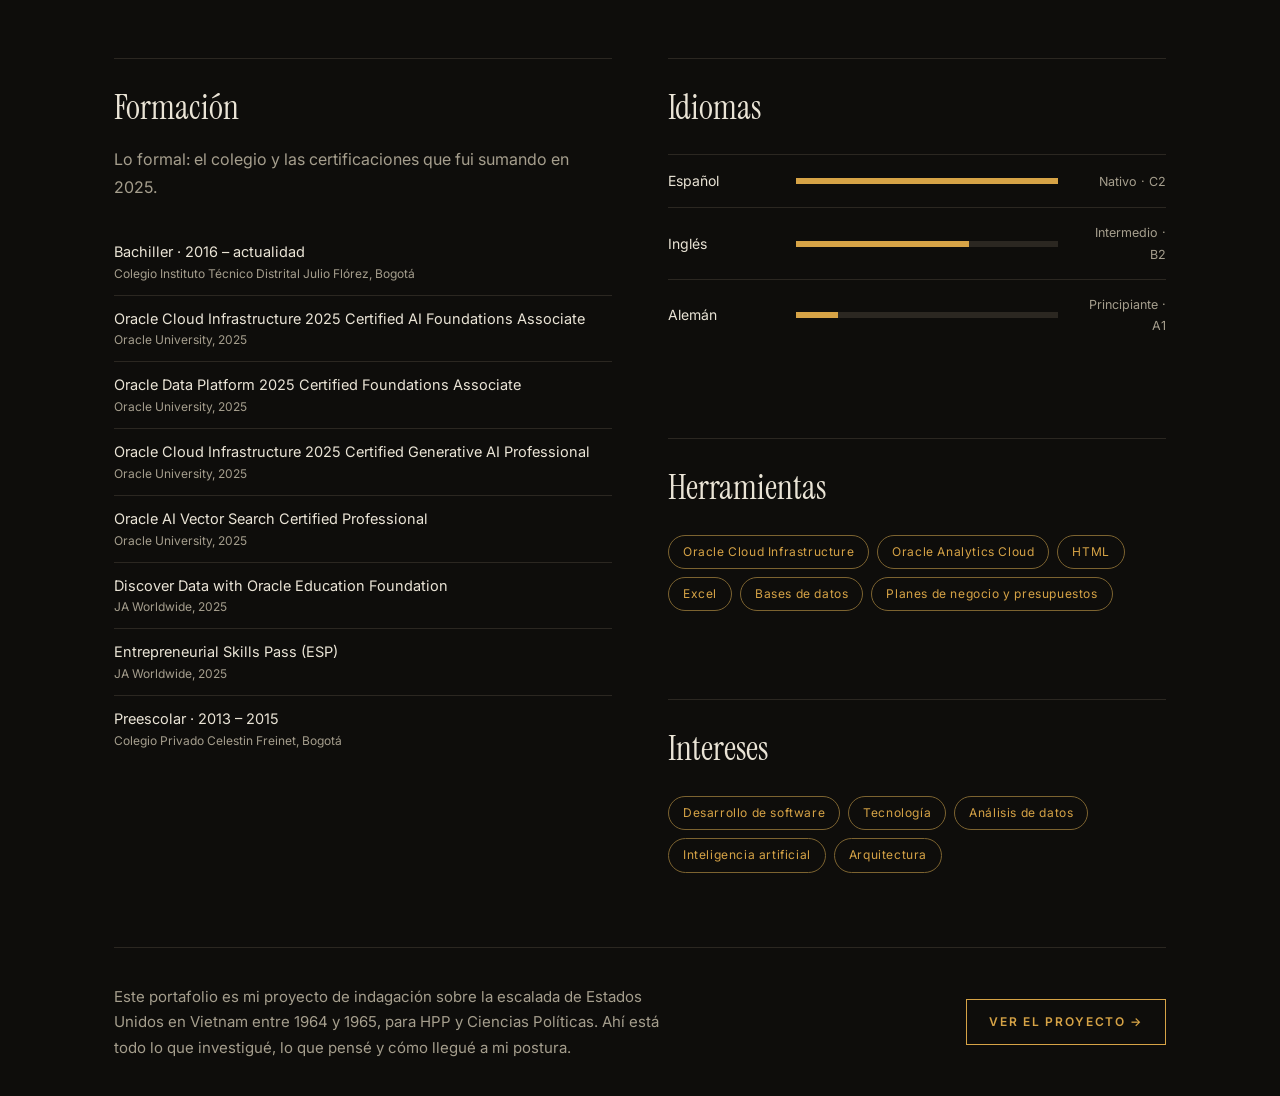
<file: perfil.html>
<!DOCTYPE html>
<html lang="es">
<head>
<meta charset="UTF-8">
<meta name="viewport" content="width=device-width, initial-scale=1.0">
<title>Perfil · Santiago Aguilera</title>
<link rel="preconnect" href="https://fonts.googleapis.com">
<link rel="preconnect" href="https://fonts.gstatic.com" crossorigin>
<link href="https://fonts.googleapis.com/css2?family=Instrument+Serif:ital@0;1&family=Inter:wght@400;500;600&display=swap" rel="stylesheet">
<link rel="stylesheet" href="css/style.css">
<style>
  .p-hero{padding:140px 0 54px; border-bottom:1px solid var(--line); display:grid; grid-template-columns:1.1fr .9fr; gap:56px; align-items:end;}
  .p-hero .kick{font-size:12px; letter-spacing:.18em; color:var(--amber); font-weight:600; margin-bottom:16px;}
  .p-hero h1{font-size:clamp(52px,9vw,112px); line-height:.9; margin-bottom:22px;}
  .p-hero .role{font-size:15px; color:var(--ink-dim); line-height:1.6;}
  .p-hero .role b{color:var(--ink); font-weight:600;}
  .p-bio{font-size:17px; line-height:1.8; color:var(--ink); border-left:2px solid var(--amber); padding-left:24px; margin:0;}
  .p-stats{display:grid; grid-template-columns:repeat(4,1fr); gap:1px; background:var(--line); margin:54px 0 0;}
  .p-sec{padding:64px 0 10px;}
  .p-grid{display:grid; grid-template-columns:1fr 1fr; gap:1px; background:var(--line);}
  .p-card{background:var(--bg); padding:26px 24px; transition:background .25s;}
  .p-card:hover{background:var(--bg2);}
  .p-card .when{font-size:10.5px; color:var(--amber); font-weight:600; letter-spacing:.08em; margin-bottom:8px;}
  .p-card h4{font-size:21px; text-transform:none; letter-spacing:0; line-height:1.2; margin-bottom:4px;}
  .p-card .org{font-size:13px; color:var(--ink-dim); margin-bottom:12px;}
  .p-card ul{list-style:none; margin:0; padding:0;}
  .p-card li{font-size:14px; line-height:1.6; padding:6px 0 6px 16px; position:relative; border-top:1px solid var(--line);}
  .p-card li:first-child{border-top:none;}
  .p-card li::before{content:""; position:absolute; left:0; top:15px; width:6px; height:6px; background:var(--amber);}
  .p-card.wide{grid-column:1 / -1;}
  .lang{display:grid; grid-template-columns:110px 1fr 90px; gap:18px; align-items:center; padding:14px 0; border-top:1px solid var(--line); font-size:14px;}
  .lang:first-child{border-top:none;}
  .bar{height:6px; background:var(--line); position:relative;}
  .bar i{position:absolute; left:0; top:0; bottom:0; background:var(--amber);}
  .lang em{font-style:normal; color:var(--ink-dim); font-size:12.5px; text-align:right;}
  .p-two{display:grid; grid-template-columns:1fr 1fr; gap:56px;}
  .p-chips{display:flex; flex-wrap:wrap; gap:8px;}
  .p-chips span{border:1px solid var(--amber-dim); color:var(--amber); font-size:12px; letter-spacing:.05em; padding:6px 14px;}
  .p-cert{list-style:none; margin:0; padding:0;}
  .p-cert li{padding:12px 0; border-top:1px solid var(--line); font-size:14.5px; line-height:1.5;}
  .p-cert li:first-child{border-top:none;}
  .p-cert small{display:block; color:var(--ink-dim); font-size:12px; margin-top:2px;}
  .p-about{margin:64px 0 0; padding:36px 0; border-top:1px solid var(--line); display:flex; justify-content:space-between; align-items:center; gap:24px; flex-wrap:wrap;}
  .p-about p{margin:0; max-width:560px; color:var(--ink-dim); font-size:15px;}
  .p-btn{border:1px solid var(--amber); color:var(--amber); padding:12px 22px; font-size:12px; letter-spacing:.14em; font-weight:600; transition:background .2s,color .2s;}
  .p-btn:hover{background:var(--amber); color:#000;}
  @media(max-width:820px){
    .p-hero{grid-template-columns:1fr; gap:28px; padding-top:110px;}
    .p-stats{grid-template-columns:1fr 1fr;}
    .p-grid,.p-two{grid-template-columns:1fr;}
    .p-two{gap:40px;}
    .lang{grid-template-columns:90px 1fr 70px;}
  }
</style>
</head>
<body>

<header class="topbar">
  <div class="brandwrap">
    <a class="badge" href="perfil.html" title="Ver mi perfil" style="background:var(--amber);color:#000;">Santiago Aguilera <small>Ver perfil</small></a>
  </div>
  <nav class="topnav" id="topnav">
    <a href="index.html">Inicio</a>
    <a href="metodologia.html">Metodología</a>
    <a href="expediente-01.html">Expediente 01</a>
    <a href="expediente-02.html">Expediente 02</a>
    <a href="expediente-03.html">Expediente 03</a>
    <a href="expediente-04.html">Expediente 04</a>
    <a href="expediente-05.html">Expediente 05</a>
    <a href="expediente-06.html">Expediente 06</a>
  </nav>
</header>

<main>
<div class="wrap-wide">

  <section class="p-hero">
    <div>
      
      <h1>Santiago<br>Aguilera</h1>
      <p class="role"><b>Estudiante de grado 11°</b> · Colegio Instituto Técnico Distrital Julio Flórez<br>Bogotá, Colombia</p>
    </div>
    <p class="p-bio">Hola, soy Santiago. Vivo en Bogotá, estoy en grado 11° y llevo años moviéndome entre dos mundos que parecen no tener nada que ver: la tecnología y las simulaciones de Naciones Unidas. Para mí son lo mismo, entender cómo funcionan las cosas y proponer algo mejor. Me emociona aprender, me interesa la inteligencia artificial cuando se usa con propósito y creo que todo proyecto vale más cuando se hace en equipo, con respeto y con solidaridad. Últimamente lo que más me ha movido es aprender a analizar: dejar de quedarme con la primera explicación y preguntarme quién la dice, desde dónde y qué deja por fuera.</p>
  </section>

  <div class="p-stats">
    <div class="stat"><b>7</b><span>participaciones en SIMONU, desde 2018</span></div>
    <div class="stat"><b>6</b><span>certificaciones y credenciales en 2025</span></div>
    <div class="stat"><b>3</b><span>idiomas: español, inglés y alemán</span></div>
    <div class="stat"><b>2025</b><span>presidente en GCBMUN y ponente en Oracle</span></div>
  </div>

  <section class="p-sec">
    <div class="flow-label">Cómo he crecido</div>
    <p class="p-note">Esto es lo que más me ha cambiado, contado sin tanto formalismo.</p>
    <div class="p-grid">
      <div class="p-card">
        <div class="when">De SIMONU a GCBMUN</div>
        <h4>De representar un país a presidir el debate</h4>
        <ul>
          <li>En SIMONU empecé defendiendo la posición de un país aunque no fuera la mía. Eso me enseñó a entender una postura sin tener que adoptarla.</li>
          <li>En 2025 me tocó presidir GCBMUN: ya no era defender mi país, sino guiar a otros delegados durante dos días de debate y lograr que todos se escucharan.</li>
          <li>Ahí aprendí que liderar tiene más de escuchar y ordenar que de hablar.</li>
        </ul>
      </div>
      <div class="p-card">
        <div class="when">Oracle</div>
        <h4>De la tecnología al impacto</h4>
        <ul>
          <li>Cuando me invitaron a hablar en Oracle sobre impacto social, me di cuenta de que saber de datos y de IA sirve de poco si no pienso para quién y para qué.</li>
          <li>Me quedé con una pregunta que todavía llevo: cómo hacer que la tecnología llegue de verdad a la educación en Colombia.</li>
        </ul>
      </div>
      <div class="p-card wide">
        <div class="when">Este proyecto</div>
        <h4>De opinar a argumentar</h4>
        <ul>
          <li>Analizar la escalada en Vietnam me obligó a cambiar de hábito. Antes me quedaba con mi opinión; ahora separo la ideología de la evidencia, contrasto fuentes y pruebo mi postura contra la objeción más fuerte.</li>
          <li>Mi postura terminó con límites que no resuelvo del todo (Cuba, Camboya, quién es "el pueblo"), y para mí eso también es un avance.</li>
        </ul>
      </div>
    </div>
    <div class="p-learn">
      <div>Estudiar una ideología no es adherirse a ella: es entender su lógica antes de evaluarla.</div>
      <div>Una lente teórica no prueba nada sola. Muestra cómo algo llegó a verse como la única opción.</div>
      <div>La soberanía fue mi criterio central, y probé hasta dónde llega y dónde se queda corta.</div>
      <div>Aceptar que mi postura tiene huecos es parte de tenerla.</div>
    </div>
    <p class="p-say">Comprender una postura no significa adoptarla.</p>
  </section>

  <section class="p-sec">
    <div class="flow-label">Experiencia</div>
    <p class="p-note">Lo que he hecho dentro y fuera del colegio. Cada cosa me enseñó algo distinto.</p>
    <div class="p-grid">
      <div class="p-card">
        <div class="when">2025</div>
        <h4>Presidente</h4>
        <div class="org">GCBMUN · GCB Model United Nations, Bogotá</div>
        <ul>
          <li>Coordiné la preparación previa de los delegados para la simulación.</li>
          <li>Guié los debates durante dos días de sesiones intensivas.</li>
          <li>Representé al colegio en espacios de diálogo sobre problemáticas globales.</li>
          <li>Fortalecí habilidades de liderazgo, comunicación, organización y toma de decisiones en un entorno académico internacional.</li>
        </ul>
      </div>
      <div class="p-card">
        <div class="when">2025</div>
        <h4>Ponente</h4>
        <div class="org">Oracle Company, Bogotá</div>
        <ul>
          <li>Participé en una reunión interna de Oracle Colombia junto a colaboradores de toda la empresa.</li>
          <li>Fui invitado como ponente en el apartado de impacto social.</li>
          <li>Expuse propuestas sobre cómo Oracle puede seguir contribuyendo a la educación y a la transformación digital en Colombia, compartiendo mi experiencia como estudiante y embajador tecnológico.</li>
          <li>Conecté con profesionales del sector y comprendí mejor la cultura empresarial de Oracle.</li>
        </ul>
      </div>
      <div class="p-card">
        <div class="when">2018 – actualidad</div>
        <h4>SIMONU JF</h4>
        <div class="org">Colegio Julio Flórez, Bogotá</div>
        <ul>
          <li>Participación en siete ocasiones.</li>
          <li>Representación de un país frente a problemáticas globales.</li>
          <li>Elaboración de un papel de trabajo junto a un equipo.</li>
        </ul>
      </div>
      <div class="p-card">
        <div class="when">2025</div>
        <h4>Registrador del Gobierno Escolar</h4>
        <div class="org">Colegio Julio Flórez, Bogotá</div>
        <ul>
          <li>Organicé y gestioné los listados y las contraseñas de los estudiantes.</li>
          <li>Actualicé la página con los nuevos candidatos.</li>
          <li>Resolví problemas en el momento de las elecciones.</li>
        </ul>
      </div>
      <div class="p-card wide">
        <div class="when">2023 – 2024</div>
        <h4>Administrador de base de datos</h4>
        <div class="org">Chips Potatoes, Bogotá</div>
        <ul>
          <li>Realicé inventarios y garanticé el cumplimiento de los pedidos.</li>
          <li>Elaboré el estado de pérdidas y ganancias (P&amp;G) aplicando estrategias para mejorarlo.</li>
        </ul>
      </div>
    </div>
  </section>

  <section class="p-sec">
    <div class="p-two">
      <div>
        <div class="flow-label">Formación</div>
        <p class="p-note">Lo formal: el colegio y las certificaciones que fui sumando en 2025.</p>
        <ul class="p-cert">
          <li>Bachiller · 2016 – actualidad<small>Colegio Instituto Técnico Distrital Julio Flórez, Bogotá</small></li>
          <li>Oracle Cloud Infrastructure 2025 Certified AI Foundations Associate<small>Oracle University, 2025</small></li>
          <li>Oracle Data Platform 2025 Certified Foundations Associate<small>Oracle University, 2025</small></li>
          <li>Oracle Cloud Infrastructure 2025 Certified Generative AI Professional<small>Oracle University, 2025</small></li>
          <li>Oracle AI Vector Search Certified Professional<small>Oracle University, 2025</small></li>
          <li>Discover Data with Oracle Education Foundation<small>JA Worldwide, 2025</small></li>
          <li>Entrepreneurial Skills Pass (ESP)<small>JA Worldwide, 2025</small></li>
          <li>Preescolar · 2013 – 2015<small>Colegio Privado Celestin Freinet, Bogotá</small></li>
        </ul>
      </div>
      <div>
        <div class="flow-label">Idiomas</div>
        <div class="lang"><span>Español</span><div class="bar"><i style="width:100%"></i></div><em>Nativo · C2</em></div>
        <div class="lang"><span>Inglés</span><div class="bar"><i style="width:66%"></i></div><em>Intermedio · B2</em></div>
        <div class="lang"><span>Alemán</span><div class="bar"><i style="width:16%"></i></div><em>Principiante · A1</em></div>

        <div class="flow-label">Herramientas</div>
        <div class="p-chips"><span>Oracle Cloud Infrastructure</span><span>Oracle Analytics Cloud</span><span>HTML</span><span>Excel</span><span>Bases de datos</span><span>Planes de negocio y presupuestos</span></div>

        <div class="flow-label">Intereses</div>
        <div class="p-chips"><span>Desarrollo de software</span><span>Tecnología</span><span>Análisis de datos</span><span>Inteligencia artificial</span><span>Arquitectura</span></div>
      </div>
    </div>
  </section>

  <div class="p-about">
    <p>Este portafolio es mi proyecto de indagación sobre la escalada de Estados Unidos en Vietnam entre 1964 y 1965, para HPP y Ciencias Políticas. Ahí está todo lo que investigué, lo que pensé y cómo llegué a mi postura.</p>
    <a class="p-btn" href="index.html">VER EL PROYECTO →</a>
  </div>
</div>
</main>

<script src="js/main.js"></script>
</body>
</html>
</file>
<file: css/style.css>
:root{
    --bg:#0A0A09; --bg2:#131211; --bg3:#1A1917;
    --ink:#EDEAE1; --ink-dim:#8B877B;
    --amber:#F2A63C; --amber-dim:#7A5B2A;
    --line:#28261F;
    --serif:'Barlow Condensed', sans-serif;
    --sans:'Inter', sans-serif;
  }
  *{box-sizing:border-box;}
  html{scroll-behavior:smooth;}
  body{
    margin:0; background:var(--bg); color:var(--ink); font-family:var(--sans);
    font-size:16px; line-height:1.65; overflow-x:hidden;
  }
  h1,h2,h3,h4{font-family:var(--serif); font-weight:900; margin:0; letter-spacing:.01em; text-transform:uppercase;}
  p{margin:0 0 16px;}
  a{color:inherit; text-decoration:none;}
  ::selection{background:var(--amber); color:#000;}

  /* TOPBAR */
  .topbar{
    position:fixed; top:0; left:0; right:0; z-index:100;
    display:flex; align-items:center; justify-content:space-between;
    padding:18px 34px; background:rgba(10,10,9,.82); backdrop-filter:blur(10px);
    border-bottom:1px solid var(--line);
  }
  .brandwrap{display:flex; align-items:center; gap:10px;}
  .brand{font-family:var(--serif); font-weight:900; font-size:19px; letter-spacing:.03em;}
  .badge{font-size:10.5px; font-family:var(--sans); color:var(--amber); border:1px solid var(--amber-dim); padding:2px 8px; border-radius:20px; letter-spacing:.04em;}
  .topnav{display:flex; align-items:center; gap:26px;}
  .topnav a{font-size:13.5px; color:var(--ink-dim); font-weight:500; padding:6px 0; border-bottom:1px solid transparent; transition:color .2s, border-color .2s;}
  .topnav a:hover, .topnav a.active{color:var(--ink); border-bottom-color:var(--amber);}
  .topicons{display:flex; gap:10px;}
  .icon-btn{
    width:34px; height:34px; border-radius:50%; border:1px solid var(--line); background:transparent;
    color:var(--ink-dim); display:flex; align-items:center; justify-content:center; cursor:pointer;
    transition:all .2s;
  }
  .icon-btn:hover{border-color:var(--amber); color:var(--amber);}
  .icon-btn.on{background:var(--amber); border-color:var(--amber); color:#0A0A09;}

  main{padding-top:64px;}
  .page{animation:fadein .5s ease;}
  @keyframes fadein{from{opacity:0; transform:translateY(8px);} to{opacity:1; transform:translateY(0);}}

  .wrap{max-width:920px; margin:0 auto; padding:0 34px;}
  .wrap-wide{max-width:1120px; margin:0 auto; padding:0 34px;}

  /* ===== HERO (home) ===== */
  .hero{
    position:relative; min-height:88vh; display:flex; flex-direction:column; justify-content:flex-end;
    padding:120px 0 70px; overflow:hidden; border-bottom:1px solid var(--line);
  }
  .hero-bg{position:absolute; inset:0; z-index:0;}
  .hero-bg svg{position:absolute; inset:-5% -5% -5% -5%; width:110%; height:110%; opacity:.5; transition:transform .3s ease-out;}
  .hero-grad{position:absolute; inset:0; background:linear-gradient(180deg, rgba(10,10,9,.2) 0%, rgba(10,10,9,.55) 55%, var(--bg) 100%); z-index:1;}
  .hero-content{position:relative; z-index:2;}
  .eyebrow{font-size:12.5px; color:var(--ink-dim); font-weight:500; margin-bottom:20px; letter-spacing:.02em;}
  .eyebrow::before{content:"— "; color:var(--amber);}
  h1.mega{font-size:clamp(64px,13vw,150px); line-height:.86; letter-spacing:-.01em;}
  h1.mega .accent{color:var(--amber); display:block;}
  .hero-dek{font-family:var(--sans); font-size:17px; color:var(--ink-dim); max-width:46ch; margin-top:26px; font-weight:400; line-height:1.7;}
  .cta{
    display:inline-flex; align-items:center; gap:10px; margin-top:32px; background:var(--amber); color:#0A0A09;
    font-family:var(--sans); font-weight:600; font-size:14px; padding:14px 24px; border-radius:2px; border:none; cursor:pointer;
    transition:transform .2s, background .2s;
  }
  .cta:hover{transform:translateX(4px); background:#FFC168;}
  .cta.ghost{background:transparent; color:var(--ink); border:1px solid var(--line);}
  .cta.ghost:hover{border-color:var(--amber); color:var(--amber); background:transparent;}

  /* ===== EXPEDIENTE INDEX (home list) ===== */
  .index-section{padding:90px 0; border-bottom:1px solid var(--line);}
  .index-head{margin-bottom:50px;}
  .index-head h2{font-size:15px; color:var(--ink-dim); letter-spacing:.05em; font-weight:600; text-transform:none; font-family:var(--sans);}
  .exp-row{
    display:grid; grid-template-columns:110px 1fr 34px; align-items:center; gap:26px;
    padding:30px 10px; border-top:1px solid var(--line); cursor:pointer; position:relative;
    transition:padding-left .25s ease, background .25s ease;
  }
  .exp-row:last-child{border-bottom:1px solid var(--line);}
  .exp-row .num{font-family:var(--serif); font-size:44px; font-weight:700; color:var(--ink-dim); transition:color .25s;}
  .exp-row .titles h3{font-size:27px; letter-spacing:0; margin-bottom:6px; transition:color .25s;}
  .exp-row .titles p{font-size:14px; color:var(--ink-dim); margin:0; font-family:var(--sans); max-width:60ch;}
  .exp-row .arrow{font-size:22px; color:var(--ink-dim); transform:translateX(-6px); opacity:0; transition:all .25s;}
  .exp-row:hover{padding-left:26px; background:var(--bg2);}
  .exp-row:hover .num{color:var(--amber);}
  .exp-row:hover .titles h3{color:var(--amber);}
  .exp-row:hover .arrow{opacity:1; transform:translateX(0); color:var(--amber);}

  /* ===== STATEMENT BANNER ===== */
  .statement{background:var(--bg2); padding:110px 34px; text-align:center; border-bottom:1px solid var(--line);}
  .statement h2{font-size:clamp(30px,5.4vw,58px); line-height:1.08; max-width:16ch; margin:0 auto;}
  .statement h2 .dim{color:var(--ink-dim);}

  /* ===== TIMELINE ===== */
  .timeline-section{padding:90px 0;}
  .timeline-section .index-head{margin-bottom:44px;}
  .tl-grid{display:grid; grid-template-columns:repeat(4,1fr); gap:1px; background:var(--line);}
  .tl-card{background:var(--bg); padding:28px 22px; transition:background .25s;}
  .tl-card:hover{background:var(--bg2);}
  .tl-year{font-family:var(--serif); font-size:30px; color:var(--amber); font-weight:700;}
  .tl-date{font-size:11.5px; color:var(--ink-dim); margin:6px 0 14px; font-weight:500;}
  .tl-text{font-size:13.5px; color:var(--ink); margin:0;}

  footer{padding:56px 0 80px; border-top:1px solid var(--line);}
  footer .foot-grid{display:flex; justify-content:space-between; flex-wrap:wrap; gap:24px; font-size:13px; color:var(--ink-dim);}
  footer a:hover{color:var(--amber);}

  /* ===== METODOLOGÍA VIEW ===== */
  .page-head{padding:130px 0 60px; border-bottom:1px solid var(--line);}
  .page-head .eyebrow{margin-bottom:22px;}
  .page-head h1{font-size:clamp(38px,6.5vw,64px); line-height:1.02; max-width:15ch;}

  .steps-grid{display:grid; grid-template-columns:repeat(3,1fr); gap:1px; background:var(--line); margin:50px 0 90px;}
  .step-box{background:var(--bg); padding:30px 26px; min-height:150px; transition:background .25s;}
  .step-box:hover{background:var(--bg2);}
  .step-box.final{background:var(--amber); color:#0A0A09;}
  .step-num{font-family:var(--serif); font-size:13px; color:var(--amber); font-weight:700; margin-bottom:14px;}
  .step-box.final .step-num{color:#0A0A09; opacity:.7;}
  .step-title{font-size:15.5px; font-weight:600; font-family:var(--sans); text-transform:none; line-height:1.4;}

  .ethics-section{padding:0 0 90px;}
  .ethics-grid{display:grid; grid-template-columns:1.1fr 1fr; gap:60px;}
  .ethics-list li{margin-bottom:14px; font-size:14.5px; color:var(--ink); padding-left:18px; position:relative;}
  .ethics-list li::before{content:"—"; position:absolute; left:0; color:var(--amber);}
  .ai-note{background:var(--bg2); border:1px solid var(--line); padding:28px 26px;}
  .ai-note h3{font-size:12px; letter-spacing:.04em; color:var(--amber); font-family:var(--sans); text-transform:none; margin-bottom:12px; font-weight:600;}
  .ai-note p{font-size:14px; color:var(--ink-dim); margin-bottom:0;}

  .closing{padding:110px 34px; text-align:center; background:var(--bg2); border-top:1px solid var(--line);}
  .closing h2{font-size:clamp(30px,5.4vw,56px); margin-bottom:32px;}

  /* ===== EXPEDIENTE DETAIL VIEW ===== */
  .exp-head{padding:130px 0 50px; border-bottom:1px solid var(--line); display:grid; grid-template-columns:160px 1fr; gap:30px;}
  .exp-head .bignum{font-family:var(--serif); font-size:120px; font-weight:900; color:var(--amber); line-height:.8;}
  .exp-crumb{font-size:12px; color:var(--ink-dim); margin-bottom:16px; font-weight:500;}
  .exp-head h1{font-size:clamp(32px,5.5vw,54px); line-height:1.05; max-width:16ch; margin-bottom:22px;}
  .exp-lead{font-size:16.5px; color:var(--ink-dim); max-width:62ch; line-height:1.7;}

  .exp-body{padding:60px 0; border-bottom:1px solid var(--line);}
  .exp-sub{display:grid; grid-template-columns:220px 1fr; gap:40px; padding:44px 0; border-top:1px solid var(--line);}
  .exp-sub:first-child{border-top:none; padding-top:0;}
  .exp-sub h3{font-size:22px; letter-spacing:0; color:var(--amber); line-height:1.2;}
  .exp-sub .body p{font-size:15px; color:var(--ink);}
  .exp-sub .body ul{margin:0; padding-left:0; list-style:none;}
  .exp-sub .body li{margin-bottom:14px; font-size:14.5px; padding-left:20px; position:relative; border-top:1px solid var(--line); padding-top:14px;}
  .exp-sub .body li:first-child{border-top:none; padding-top:0;}
  .exp-sub .body li b{color:var(--amber); font-weight:600;}
  .exp-sub .checklist{display:grid; grid-template-columns:1fr 1fr; gap:10px 24px; margin-top:8px;}
  .exp-sub .checklist div{font-size:13px; color:var(--ink-dim); padding-left:16px; border-left:2px solid var(--amber-dim);}
  .exp-sub .checklist b{color:var(--ink); display:block; font-size:13.5px; margin-bottom:2px;}

  .quote-box{border-left:3px solid var(--amber); padding:6px 0 6px 26px; margin:6px 0 22px;}
  .quote-box p{font-family:var(--serif); font-size:22px; font-weight:600; text-transform:none; letter-spacing:0; font-style:italic; color:var(--ink); line-height:1.4; margin:0;}

  .mini-table{width:100%; border-collapse:collapse; font-size:13.5px; margin-top:10px;}
  .mini-table th, .mini-table td{text-align:left; padding:10px 12px; border-bottom:1px solid var(--line); vertical-align:top;}
  .mini-table th{color:var(--amber); font-weight:600; font-size:11.5px; letter-spacing:.02em;}

  .card-grid{display:grid; grid-template-columns:1fr 1fr; gap:1px; background:var(--line); margin-top:10px;}
  .fcard{background:var(--bg); padding:22px 22px; transition:background .25s;}
  .fcard:hover{background:var(--bg2);}
  .fcard .ftype{font-size:10.5px; color:var(--amber); font-weight:600; letter-spacing:.04em; margin-bottom:8px;}
  .fcard h4{font-size:16.5px; text-transform:none; letter-spacing:0; margin-bottom:8px; line-height:1.3;}
  .fcard p{font-size:13px; color:var(--ink-dim); margin-bottom:8px;}
  .fcard .decision{font-size:12px; color:var(--ink); font-weight:500;}

  .glossary-preview{padding:60px 0; }
  .glossary-preview .index-head{margin-bottom:26px;}
  .gterm-grid{display:grid; grid-template-columns:1fr 1fr; gap:1px; background:var(--line);}
  .gterm{background:var(--bg2); padding:24px 26px; transition:background .25s, transform .25s;}
  .gterm:hover{background:var(--bg3); transform:translateY(-2px);}
  .gterm h4{font-size:14px; color:var(--amber); text-transform:none; letter-spacing:.02em; margin-bottom:8px;}
  .gterm p{font-size:13px; color:var(--ink-dim); margin:0;}

  .exp-pager{display:flex; justify-content:space-between; padding:44px 0; gap:20px;}
  .pager-link{flex:1; padding:22px 24px; border:1px solid var(--line); transition:border-color .2s, background .2s;}
  .pager-link:hover{border-color:var(--amber); background:var(--bg2);}
  .pager-link .plabel{font-size:11px; color:var(--ink-dim); margin-bottom:6px; font-weight:500;}
  .pager-link .ptitle{font-size:16px; font-family:var(--serif); text-transform:uppercase; font-weight:700;}
  .pager-link.next{text-align:right;}

  /* EDIT MODE */
  .fab-group{position:fixed; bottom:26px; right:26px; z-index:200; display:flex; flex-direction:column; gap:10px; align-items:flex-end;}
  .fab{
    display:flex; align-items:center; gap:8px; background:var(--bg3); color:var(--ink); border:1px solid var(--line);
    padding:11px 16px; border-radius:30px; font-size:13px; font-weight:500; cursor:pointer; font-family:var(--sans);
    box-shadow:0 6px 20px rgba(0,0,0,.4); transition:all .2s;
  }
  .fab:hover{border-color:var(--amber); color:var(--amber);}
  .fab.active{background:var(--amber); color:#0A0A09; border-color:var(--amber);}

  .reveal{opacity:0; transform:translateY(18px); transition:opacity .6s ease, transform .6s ease;}
  .reveal.in{opacity:1; transform:translateY(0);}

  @media(max-width:820px){
    .topbar{padding:14px 18px; flex-wrap:nowrap;}
    .topnav{display:flex; gap:16px; overflow-x:auto; max-width:42vw; -webkit-overflow-scrolling:touch;}
    .topnav a{font-size:12px; white-space:nowrap;}
    .wrap, .wrap-wide{padding:0 20px;}
    .hero{padding:110px 0 50px;}
    .exp-row{grid-template-columns:60px 1fr 20px; gap:14px; padding:22px 4px;}
    .exp-row .num{font-size:30px;}
    .exp-row .titles h3{font-size:20px;}
    .tl-grid, .steps-grid, .card-grid, .gterm-grid{grid-template-columns:1fr;}
    .ethics-grid{grid-template-columns:1fr; gap:30px;}
    .exp-head{grid-template-columns:1fr; gap:14px;}
    .exp-head .bignum{font-size:64px;}
    .exp-sub{grid-template-columns:1fr; gap:14px;}
    .exp-pager{flex-direction:column;}
  }
  .hero-photo{position:absolute; inset:0; width:100%; height:100%; object-fit:cover; object-position:center 30%; filter:grayscale(.4) contrast(1.05) brightness(.75);}
  .exp-media{margin:0 0 50px;}
  .exp-media img{width:100%; display:block; max-height:360px; object-fit:cover; filter:grayscale(.25) contrast(1.05);}
  .exp-media .cap{font-size:12px; color:var(--ink-dim); padding-top:8px; font-style:italic;}
  .flow{max-width:700px; margin:0 0 40px;}
  .flow p{font-size:16.5px; color:var(--ink); line-height:1.75; margin:0 0 20px;}
  .flow p:last-child{margin-bottom:0;}
  .flow ul{list-style:none; padding:0; margin:0 0 8px;}
  .flow li{margin-bottom:0; font-size:15.5px; color:var(--ink); padding:16px 0; border-top:1px solid var(--line); line-height:1.6;}
  .flow li:first-child{border-top:none; padding-top:0;}
  .flow li b{color:var(--amber); font-weight:600;}
  .flow-label{font-size:12.5px; color:var(--ink-dim); font-weight:500; margin-bottom:16px; letter-spacing:.02em;}
  .rae-block{padding:44px 0; border-top:1px solid var(--line);}
  .rae-block h3{font-size:24px; letter-spacing:0; color:var(--amber); margin-bottom:20px; line-height:1.2;}

  /* ===== PESTAÑAS ===== */
  .tabs{display:flex; flex-wrap:wrap; gap:0; border-bottom:1px solid var(--line); margin-bottom:34px;}
  .tab{
    background:transparent; border:none; border-bottom:2px solid transparent; margin-bottom:-1px;
    color:var(--ink-dim); font-family:var(--sans); font-size:14px; font-weight:500;
    padding:12px 22px 12px 0; margin-right:22px; cursor:pointer; transition:color .2s, border-color .2s;
  }
  .tab:hover{color:var(--ink);}
  .tab[aria-selected="true"]{color:var(--amber); border-bottom-color:var(--amber);}
  .tab:focus-visible{outline:2px solid var(--amber); outline-offset:3px;}
  .tab-panel{animation:fadein .35s ease;}
  .tab-panel[hidden]{display:none;}
  .tab-panel, #lecturas, #lentes{scroll-margin-top:96px;}
  .panel-meta{font-size:12.5px; color:var(--ink-dim); margin-bottom:26px; line-height:1.6; max-width:78ch;}
  .flow p.scope{font-size:14.5px; color:var(--ink-dim); border-left:2px solid var(--amber-dim); padding-left:18px; margin-top:34px;}
  .flow p.scope b{color:var(--amber); font-weight:600;}
  .lens-intro{font-size:14px; color:var(--ink-dim); max-width:62ch; margin:0 0 22px;}

  /* ===== TARJETAS DE LENTES ===== */
  .lens-grid{display:grid; grid-template-columns:1fr 1fr; gap:1px; background:var(--line);}
  .lens-card{background:var(--bg); padding:24px 24px 14px; transition:background .25s;}
  .lens-card:hover{background:var(--bg2);}
  .lens-tag{font-size:11px; color:var(--amber); font-weight:600; letter-spacing:.04em; margin-bottom:10px;}
  .lens-card p{font-size:14.5px; color:var(--ink); line-height:1.65; margin:0 0 12px;}

  /* ===== BUSCADOR DE TÉRMINOS ===== */
  .gsearch{display:block; margin-bottom:22px;}
  .gsearch input{
    width:100%; max-width:420px; background:var(--bg2); border:1px solid var(--line); color:var(--ink);
    font-family:var(--sans); font-size:14px; padding:12px 16px; border-radius:2px; transition:border-color .2s;
  }
  .gsearch input::placeholder{color:var(--ink-dim);}
  .gsearch input:focus{outline:none; border-color:var(--amber);}
  .gterm[hidden]{display:none;}
  .gempty{font-size:13.5px; color:var(--ink-dim); margin:18px 0 0;}
  .sr-only{position:absolute; width:1px; height:1px; overflow:hidden; clip:rect(0 0 0 0); white-space:nowrap;}

  /* ===== FIGURAS Y VISOR DE IMÁGENES ===== */
  .fig{margin:0 0 44px; max-width:100%;}
  .fig img{width:100%; display:block; max-height:420px; object-fit:cover; filter:grayscale(.25) contrast(1.05); background:var(--bg2); cursor:zoom-in;}
  .fig.portrait{max-width:340px;}
  .fig.portrait img{max-height:none; object-fit:contain;}
  .fig figcaption{font-size:12px; color:var(--ink-dim); padding-top:8px; font-style:italic; line-height:1.5;}
  .fig figcaption a{border-bottom:1px solid var(--amber-dim); transition:color .2s, border-color .2s;}
  .fig figcaption a:hover{color:var(--amber); border-bottom-color:var(--amber);}
  .exp-media img{cursor:zoom-in;}
  .rae-block .fig{margin-bottom:30px;}

  .lightbox{position:fixed; inset:0; z-index:300; background:rgba(5,5,4,.94); display:flex; flex-direction:column; align-items:center; justify-content:center; padding:56px 20px 24px; animation:fadein .25s ease;}
  .lightbox img{max-width:min(1100px,100%); max-height:78vh; object-fit:contain; cursor:zoom-out;}
  .lightbox .lb-cap{max-width:760px; margin-top:16px; text-align:center; font-size:13px; color:var(--ink-dim); font-style:italic; line-height:1.55;}
  .lightbox .lb-close{position:absolute; top:16px; right:20px; background:transparent; border:1px solid var(--line); color:var(--ink); width:38px; height:38px; border-radius:50%; font-size:18px; cursor:pointer; transition:all .2s;}
  .lightbox .lb-close:hover, .lightbox .lb-close:focus-visible{border-color:var(--amber); color:var(--amber); outline:none;}

  /* ===== LÍNEA DE TIEMPO DINÁMICA ===== */
  .tl-wrap{margin:0 0 56px;}
  .tl-track{display:flex; overflow-x:auto; border-bottom:1px solid var(--line); -webkit-overflow-scrolling:touch; scrollbar-width:thin;}
  .tl-btn{flex:0 0 auto; background:transparent; border:none; border-bottom:2px solid transparent; margin-bottom:-1px; text-align:left; padding:14px 22px 14px 0; margin-right:20px; cursor:pointer; color:var(--ink-dim); font-family:var(--sans); transition:color .2s, border-color .2s;}
  .tl-btn .y{display:block; font-family:var(--serif); font-size:28px; font-weight:700; line-height:1.1;}
  .tl-btn .l{display:block; font-size:11.5px; font-weight:500; margin-top:2px; white-space:nowrap;}
  .tl-btn:hover{color:var(--ink);}
  .tl-btn[aria-pressed="true"]{color:var(--amber); border-bottom-color:var(--amber);}
  .tl-btn:focus-visible{outline:2px solid var(--amber); outline-offset:3px;}
  .tl-detail{padding:30px 0 4px; max-width:700px; min-height:150px;}
  .tl-detail .d{font-size:12px; color:var(--amber); font-weight:600; letter-spacing:.04em; margin-bottom:8px;}
  .tl-detail h4{font-size:26px; letter-spacing:0; margin-bottom:12px;}
  .tl-detail p{font-size:16px; line-height:1.7; margin:0;}

  /* ===== TABLAS CON DESPLAZAMIENTO ===== */
  .table-wrap{overflow-x:auto; -webkit-overflow-scrolling:touch;}
  .table-wrap .mini-table{min-width:560px;}
  .table-scroll{overflow-x:auto; margin:6px 0 40px; -webkit-overflow-scrolling:touch;}
  .table-scroll .mini-table{min-width:760px; margin-top:0;}
  .table-scroll .mini-table td:first-child{color:var(--amber); font-weight:600; white-space:nowrap;}
  .case-box{background:var(--bg2); border:1px solid var(--line); padding:30px 30px 14px; margin:0 0 44px; max-width:760px;}
  .case-box h4{font-size:12px; letter-spacing:.04em; color:var(--amber); font-family:var(--sans); text-transform:none; margin-bottom:14px; font-weight:600;}
  .case-box p{font-size:15.5px; line-height:1.7; margin:0 0 16px;}
  .case-box p b{color:var(--amber); font-weight:600;}

  /* ===== BARRA DE LECTURA ===== */
  .read-progress{position:fixed; top:0; left:0; height:2px; width:0; background:var(--amber); z-index:101; transition:width .1s linear;}

  @media(max-width:820px){
    .lens-grid{grid-template-columns:1fr;}
    .tab{padding-right:0; margin-right:18px; font-size:13px;}
  }
  @media(prefers-reduced-motion:reduce){
    .tab-panel, .page{animation:none;}
    html{scroll-behavior:auto;}
  }

  /* ---- Bloques visuales añadidos ---- */
  .fig-row{display:grid; grid-template-columns:repeat(auto-fit,minmax(220px,1fr)); gap:16px; margin:0 0 44px;}
  .fig-row .fig{margin:0; max-width:none;}
  .fig-row .fig img, .fig.band img{height:240px; max-height:240px; object-fit:cover; width:100%;}
  .fig.band img{height:230px;}
  .fig-row .fig.portrait img{object-fit:cover; object-position:center 20%;}
  .statrow{display:grid; grid-template-columns:repeat(4,1fr); gap:1px; background:var(--line); margin:0 0 44px;}
  .stat{background:var(--bg); padding:22px 18px;}
  .stat b{display:block; font-family:var(--serif); font-weight:900; font-size:38px; line-height:1; color:var(--amber); margin-bottom:6px;}
  .stat span{font-size:12.5px; color:var(--ink-dim); line-height:1.4; display:block;}
  .chips{display:flex; flex-wrap:wrap; gap:8px; margin:0 0 14px;}
  .chips span{border:1px solid var(--amber-dim); color:var(--amber); font-size:11px; letter-spacing:.06em; text-transform:uppercase; padding:4px 11px;}
  details.more{border-top:1px solid var(--line); border-bottom:1px solid var(--line); margin:6px 0 34px; padding:0;}
  details.more summary{cursor:pointer; list-style:none; color:var(--amber); font-size:13px; letter-spacing:.05em; padding:15px 0; font-weight:600;}
  details.more summary::-webkit-details-marker{display:none;}
  details.more summary::after{content:"+"; float:right; font-size:18px; line-height:1;}
  details.more[open] summary::after{content:"–";}
  details.more > .flow, details.more > p{padding-top:6px;}
  .rae-block .fig.portrait.left{float:left; margin:4px 30px 14px 0; max-width:250px;}
  .rae-block::after{content:""; display:block; clear:both;}
  .tab-panel .fig.band{margin-bottom:26px;}
  @media(max-width:820px){
    .statrow{grid-template-columns:1fr 1fr;}
    .rae-block .fig.portrait.left{float:none; margin:0 0 24px; max-width:100%;}
    .fig-row .fig img{height:200px;}
  }

  /* ---- Ronda 3: jerarquía, perfil y menos densidad ---- */
  a.badge{display:inline-block; transition:background .2s,color .2s;}
  a.badge:hover{background:var(--amber); color:#000;}
  a.badge small{font-size:9px; opacity:.75; margin-left:4px; letter-spacing:.08em;}
  @media(max-width:820px){a.badge small{display:none;}}
  .flow-label{font-size:12px; color:var(--amber); font-weight:600; letter-spacing:.16em; text-transform:uppercase; margin:72px 0 22px; display:flex; align-items:center; gap:16px;}
  .flow-label::after{content:""; flex:1; height:1px; background:var(--line);}
  .exp-body > .flow-label:first-child{margin-top:0;}
  .flow p{line-height:1.85;}
  [id]{scroll-margin-top:120px;}
  .subnav{position:sticky; top:58px; z-index:40; display:flex; gap:8px; overflow-x:auto; padding:12px 0; margin:-20px 0 44px; background:rgba(10,10,9,.92); backdrop-filter:blur(8px); border-bottom:1px solid var(--line); -webkit-overflow-scrolling:touch;}
  .subnav a{flex:none; font-size:11.5px; letter-spacing:.1em; text-transform:uppercase; color:var(--ink-dim); border:1px solid var(--line); padding:6px 14px; border-radius:20px; transition:color .2s,border-color .2s;}
  .subnav a:hover{color:var(--amber); border-color:var(--amber-dim);}
  .duo-theory{display:grid; grid-template-columns:1fr 1fr; gap:1px; background:var(--line); margin:0 0 20px;}
  .theory{background:var(--bg); padding:30px 28px;}
  .theory h3{font-size:26px; color:var(--amber); margin-bottom:12px; line-height:1.1;}
  .theory p{font-size:15px; line-height:1.75; color:var(--ink);}
  .card-grid.three{grid-template-columns:repeat(3,1fr);}
  .card-grid.three .fcard{padding:24px 22px;}
  .pull{font-family:var(--serif); font-weight:700; font-size:clamp(26px,3.6vw,40px); line-height:1.12; text-transform:uppercase; border-left:3px solid var(--amber); padding:4px 0 4px 26px; margin:56px 0;}
  @media(max-width:820px){
    .duo-theory,.card-grid.three{grid-template-columns:1fr;}
    .subnav{top:54px;}
  }

  /* ---- Ronda 4: glosario y llamadas ---- */
  .gloss-cta{display:flex; justify-content:space-between; align-items:center; gap:24px; flex-wrap:wrap; padding:34px 34px; border-top:1px solid var(--line);}
  .gloss-cta p{margin:0; color:var(--ink-dim); font-size:15px; max-width:520px;}
  .p-btn{display:inline-block; border:1px solid var(--amber); color:var(--amber); padding:12px 22px; font-size:12px; letter-spacing:.14em; font-weight:600; transition:background .2s,color .2s;}
  .p-btn:hover{background:var(--amber); color:#000;}
  .gfilters{display:flex; flex-wrap:wrap; gap:8px; margin:0 0 26px;}
  .gfilters button{font:inherit; font-size:12px; letter-spacing:.1em; text-transform:uppercase; background:none; color:var(--ink-dim); border:1px solid var(--line); padding:7px 16px; border-radius:20px; cursor:pointer; transition:color .2s,border-color .2s,background .2s;}
  .gfilters button:hover{color:var(--amber); border-color:var(--amber-dim);}
  .gfilters button[aria-pressed="true"]{background:var(--amber); color:#000; border-color:var(--amber);}
  .gcount{font-size:12.5px; color:var(--ink-dim); margin:0 0 18px;}
  .gterm .gtag{font-size:10px; color:var(--ink-dim); letter-spacing:.12em; text-transform:uppercase; margin-bottom:6px;}
  .gterm .gref{display:inline-block; margin-top:12px; font-size:12px; color:var(--amber); border-bottom:1px solid var(--amber-dim);}
  .gterm p{font-size:14px;}
  .gterm h4{font-size:20px;}
  .p-note{font-size:16px; color:var(--ink-dim); max-width:640px; margin:-8px 0 28px; line-height:1.7;}
  .p-say{font-family:var(--serif); font-weight:700; text-transform:uppercase; font-size:clamp(24px,3.4vw,36px); line-height:1.15; border-left:3px solid var(--amber); padding:4px 0 4px 24px; margin:54px 0 0;}
  .p-learn{display:grid; grid-template-columns:1fr 1fr; gap:1px; background:var(--line); margin-top:26px;}
  .p-learn div{background:var(--bg); padding:22px 24px; font-size:15px; line-height:1.65;}
  .p-learn b{display:block; color:var(--amber); font-size:11px; letter-spacing:.12em; text-transform:uppercase; margin-bottom:6px;}
  @media(max-width:820px){.p-learn{grid-template-columns:1fr;} .gloss-cta{padding:30px 20px;}}

/* =====================================================
   Ronda 5 · rediseño: sobrio, editorial, pocas imágenes
   ===================================================== */
:root{
  --bg:#0E0D0B; --bg2:#14120F; --bg3:#1B1813;
  --ink:#EAE4D6; --ink-dim:#A59E8D;
  --amber:#D6A346; --amber-dim:#7C6330; --line:#2B2721;
  --serif:'Instrument Serif', Georgia, serif;
  --sans:'Inter', system-ui, sans-serif;
}
body{font-size:16px; line-height:1.7; -webkit-font-smoothing:antialiased;}

/* Títulos: serif fina, en minúscula, sin peso falso */
h1,h2,h3,h4{font-weight:400; text-transform:none; letter-spacing:-.005em;}
.brand,.bignum,.stat b,.pull,.p-say,.tl-year,.exp-row .num,.step-num,.pager-link .ptitle,.theory h3,.rae-block h3{font-weight:400; text-transform:none;}
h1.mega{font-size:clamp(68px,13vw,168px); line-height:.9; letter-spacing:-.025em;}
.page-head h1{font-size:clamp(44px,7vw,78px); line-height:1.02; max-width:18ch;}
.exp-row .titles h3{font-size:32px; line-height:1.15;}
.exp-row .num{font-size:52px; color:var(--amber-dim);}
.statement h2,.closing h2{font-weight:400;}
.step-title,.pager-link .ptitle{font-family:var(--serif); font-size:22px; font-weight:400; text-transform:none; line-height:1.25;}

/* Cabecera del expediente */
.exp-head{padding:150px 0 64px; grid-template-columns:150px 1fr; gap:36px;}
.exp-head .bignum{font-size:132px; color:var(--amber); line-height:.78;}
.exp-head h1{font-size:clamp(42px,6vw,72px); line-height:1.02; max-width:20ch; margin-bottom:22px;}
.exp-crumb{font-size:13px; color:var(--ink-dim); text-transform:none; letter-spacing:.01em; margin-bottom:16px;}
.exp-lead{font-size:18px; line-height:1.65; color:var(--ink-dim); max-width:56ch;}

/* Columna de lectura */
.exp-body{padding:64px 0 40px;}
.flow p,.flow li{max-width:64ch;}
.flow p{font-size:17px; line-height:1.85; color:#DCD6C7; margin-bottom:1.3em;}
.flow li{font-size:16px; line-height:1.75;}
.flow b{color:var(--ink); font-weight:600;}
.flow p.scope{font-size:15px; color:var(--ink-dim); border-left:2px solid var(--amber-dim);}
.panel-meta{font-size:13px;}
.lens-intro{font-size:15px;}

/* Títulos de sección: serif, con filete */
.flow-label{font-family:var(--serif); font-size:34px; font-weight:400; line-height:1.1; letter-spacing:0; text-transform:none; color:var(--ink);
  margin:88px 0 28px; padding-top:30px; border-top:1px solid var(--line); display:block;}
.flow-label::after{display:none;}
.exp-body > .flow-label:first-child{margin-top:0; padding-top:0; border-top:none;}
.rae-block{padding:56px 0 24px; border-top:1px solid var(--line);}
.rae-block h3{font-size:38px; line-height:1.1; color:var(--amber); margin-bottom:26px;}
.rae-block h3,.flow-label{scroll-margin-top:120px;}

/* Imágenes: una lámina por idea, mismo tratamiento */
.exp-media{margin:0 0 56px;}
.exp-media img,.fig img{filter:grayscale(1) sepia(.18) contrast(1.04) brightness(.95); cursor:zoom-in; background:var(--bg2);}
.exp-media img{width:100%; max-height:400px; object-fit:cover; display:block;}
.exp-media .cap,.fig figcaption{font-size:12.5px; color:var(--ink-dim); font-style:normal; line-height:1.5; padding-top:12px; max-width:64ch;}
.fig{margin:56px 0;}
.fig img{width:100%; max-height:440px; object-fit:cover;}
.fig.band img,.fig-row .fig img{height:auto; max-height:440px;}
.fig.portrait.left{float:left; margin:6px 40px 18px 0; max-width:230px;}
.fig.portrait.left img{aspect-ratio:3/4; object-fit:cover; object-position:center 18%; max-height:none; height:auto;}
.fig-row{grid-template-columns:repeat(3,1fr); gap:20px; margin:56px 0;}
.fig-row .fig{margin:0;}
.fig-row .fig img{aspect-ratio:3/4; max-height:none; object-fit:cover; object-position:center 20%;}
.fig img[src*="Domino_theory"]{object-fit:contain; background:#EAE4D6; padding:20px; filter:none; max-height:400px;}
.fig img[src*="Gulf_of_Tonkin_location"],.exp-media img[src*="Gulf_of_Tonkin_location"]{object-fit:contain; background:#EAE4D6; filter:grayscale(1) sepia(.2); max-height:380px;}
.fig figcaption a{border-bottom:1px solid var(--amber-dim);}

/* Cifras: sin cajas, entre filetes */
.statrow{display:grid; grid-template-columns:repeat(4,1fr); gap:40px; background:none; border-top:1px solid var(--line); border-bottom:1px solid var(--line); padding:34px 0; margin:0 0 56px;}
.stat{background:none; padding:0;}
.stat b{font-size:54px; line-height:1; color:var(--amber); margin-bottom:10px; letter-spacing:-.01em;}
.stat span{font-size:13px; line-height:1.5; color:var(--ink-dim);}

/* Tarjetas: planas, con filete superior */
body .card-grid,body .lens-grid,body .gterm-grid,body .p-grid,body .duo-theory,body .p-learn,body .steps-grid,body .tl-grid{background:none; gap:0 56px;}
body .fcard,body .lens-card,body .gterm,body .p-card,body .theory,body .p-learn div,body .tl-card{background:none; border-top:1px solid var(--line); padding:26px 0 22px; transition:none; transform:none;}
body .fcard:hover,body .lens-card:hover,body .gterm:hover,body .p-card:hover,body .tl-card:hover{background:none; transform:none;}
body .fcard h4,body .gterm h4,body .p-card h4{font-size:24px; line-height:1.2; margin-bottom:10px; color:var(--ink);}
body .theory h3{font-size:34px; margin-bottom:14px;}
.fcard .ftype,.lens-tag,.gterm .gtag,.p-card .when,.tl-date{font-size:13px; letter-spacing:.01em; text-transform:none; color:var(--amber); font-weight:500; margin-bottom:8px;}
.fcard p,.gterm p,.lens-card p,.theory p{font-size:15px; line-height:1.75; color:#CFC9BA;}
.chips span,.p-chips span{text-transform:none; letter-spacing:.01em; font-size:12.5px; padding:5px 13px; border-radius:20px;}
.gterm .gref{border-bottom:none; font-size:13px;}
.gterm .gref:hover{text-decoration:underline;}
.gterm-grid{grid-template-columns:1fr 1fr;}

/* Navegación de sección: texto subrayado, sin cápsulas */
.subnav{gap:28px; padding:14px 0; border-bottom:1px solid var(--line); background:rgba(14,13,11,.94);}
.subnav a{border:none; border-radius:0; padding:4px 0; font-size:13.5px; letter-spacing:0; text-transform:none; color:var(--ink-dim); border-bottom:1px solid transparent;}
.subnav a:hover{color:var(--ink); border-bottom-color:var(--amber);}
.gfilters button{text-transform:none; letter-spacing:0; font-size:13.5px; border-radius:20px;}

/* Detalles menores */
.pull,.p-say{font-size:clamp(30px,4vw,46px); line-height:1.15; text-transform:none; border-left:2px solid var(--amber); padding-left:28px;}
a.badge{font-size:12.5px; letter-spacing:0; padding:4px 12px;}
a.badge small{font-size:11.5px; letter-spacing:0; opacity:.8; margin-left:8px; text-transform:none;}
.topnav a{font-size:13.5px;}
.cta,.p-btn{text-transform:none; letter-spacing:.01em; font-size:14px;}
.pager-link{padding:26px 28px;}
.p-note{font-size:16px;}
.p-hero h1{font-size:clamp(60px,9vw,120px); line-height:.92;}
.p-bio{font-size:18px; line-height:1.85;}
.p-learn div{font-size:15.5px;}

/* Movimiento: solo lo que responde a una acción; sin entradas al hacer scroll */
.reveal{opacity:1; transform:none; transition:none;}
.page{animation:none;}
.tab-panel{animation:none;}
details.more summary{font-size:14px; letter-spacing:0;}

@media(max-width:820px){
  .exp-head{padding-top:112px; grid-template-columns:1fr; gap:14px;}
  .exp-head .bignum{font-size:72px;}
  .flow-label{font-size:28px; margin-top:64px;}
  .rae-block h3{font-size:32px;}
  .statrow{grid-template-columns:1fr 1fr; gap:28px 24px;}
  .stat b{font-size:42px;}
  body .card-grid,body .lens-grid,body .gterm-grid,body .p-grid,body .duo-theory,body .p-learn{grid-template-columns:1fr;}
  .fig-row{grid-template-columns:1fr;}
  .fig-row .fig img{aspect-ratio:4/3;}
  .fig.portrait.left{float:none; margin:0 0 26px; max-width:100%;}
  .fig.portrait.left img{aspect-ratio:4/3;}
  .subnav{gap:20px;}
}
@media(prefers-reduced-motion:reduce){*{scroll-behavior:auto!important;}}
</file>
